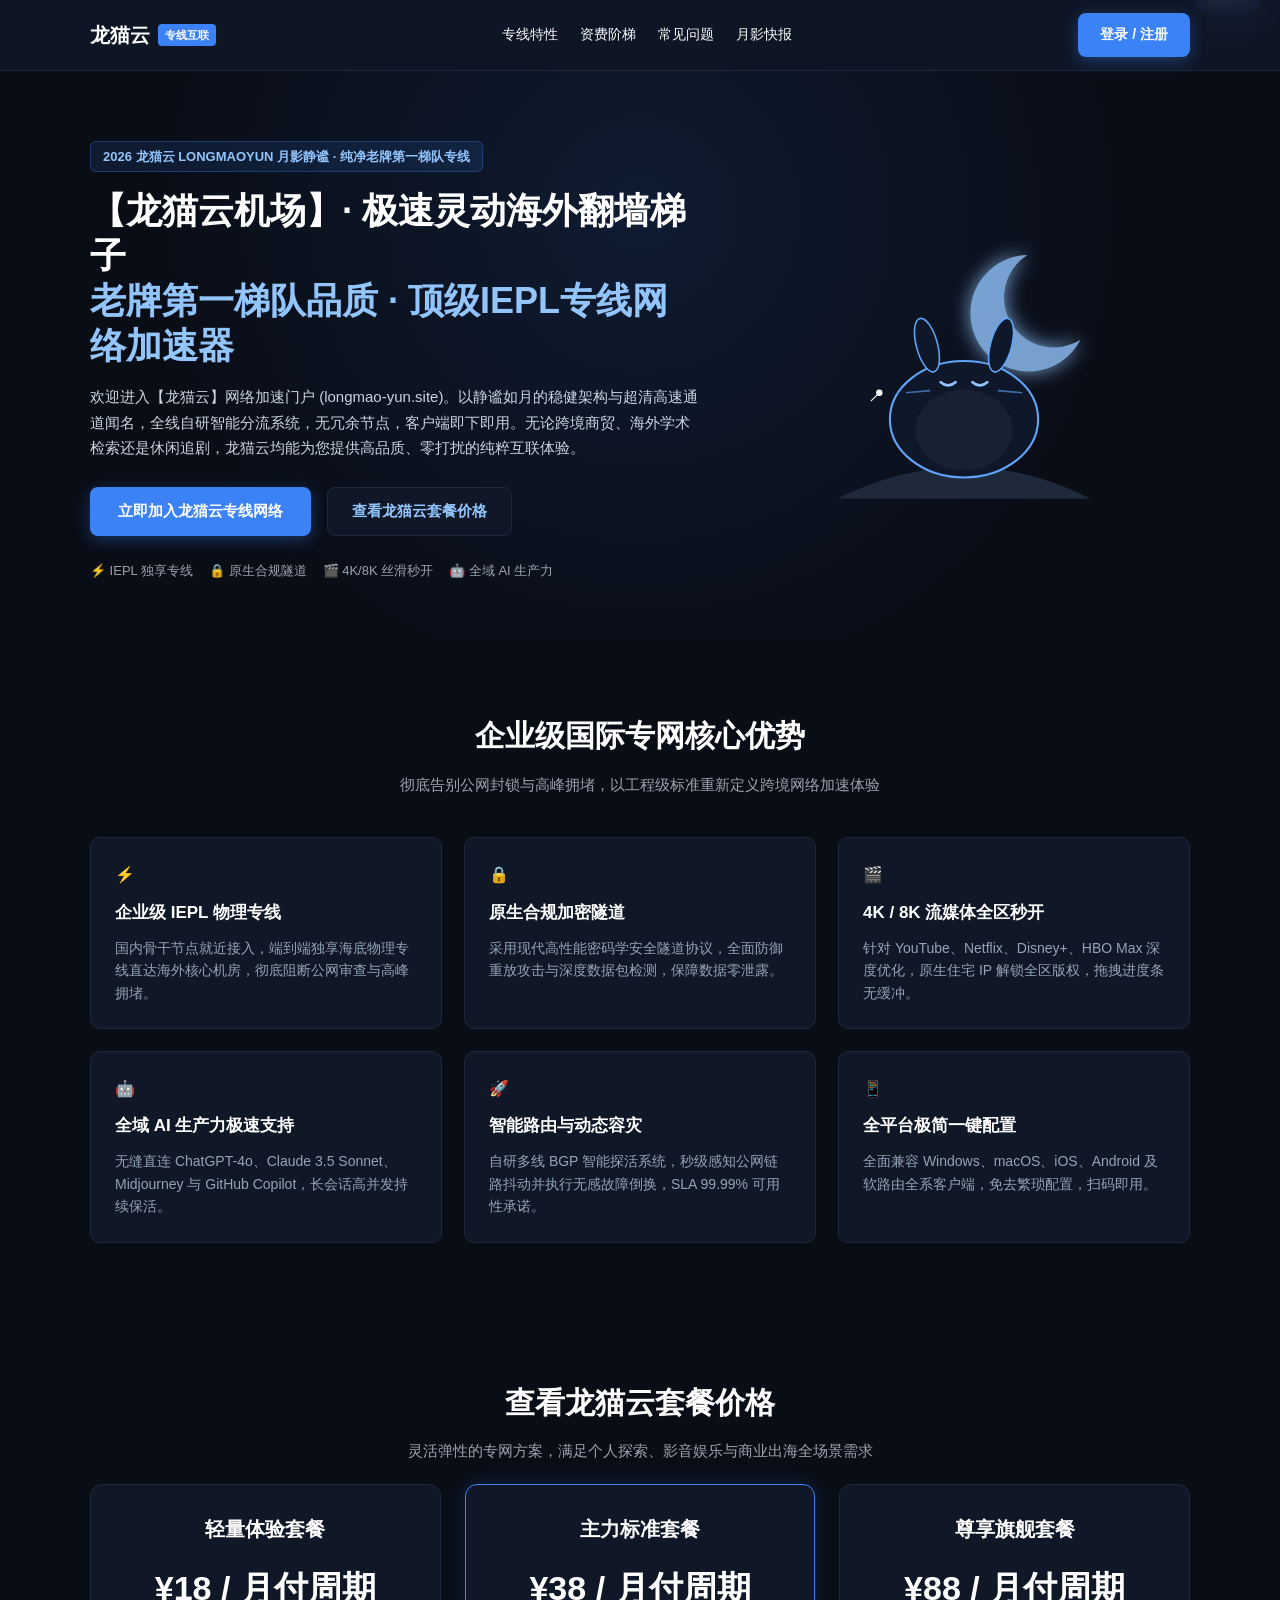
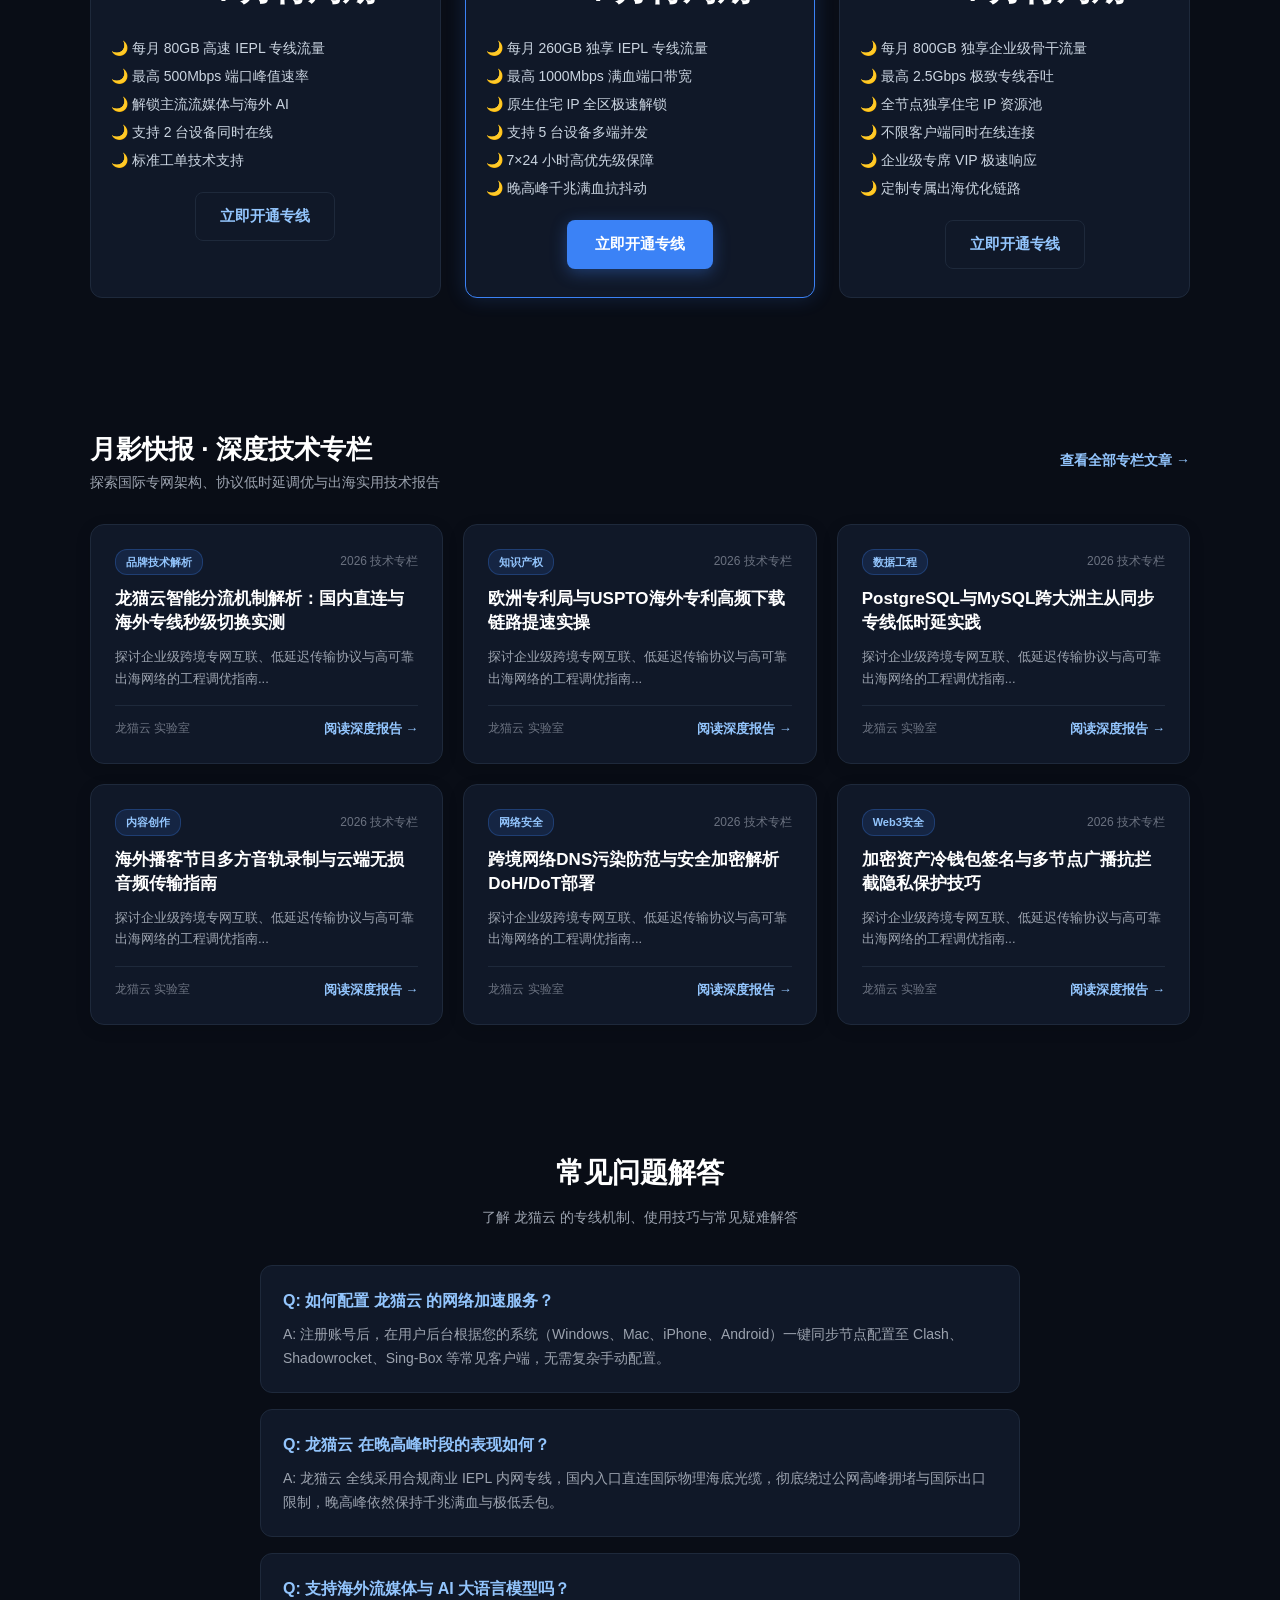
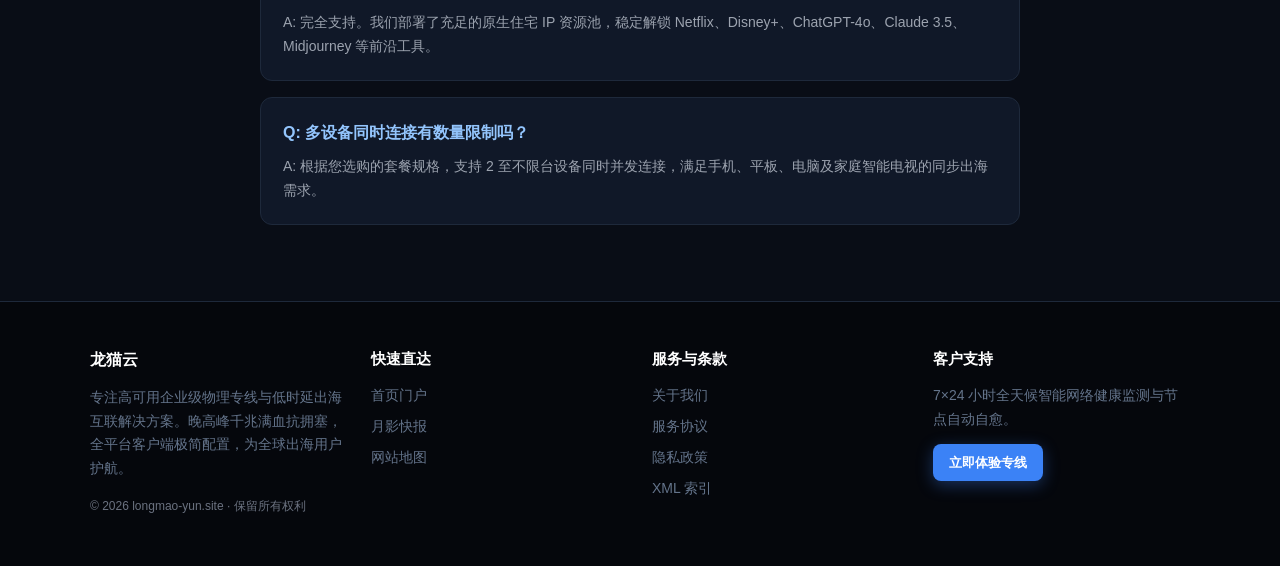
<file: index.html>
<!DOCTYPE html>
<html lang="zh-CN">
<head>
  <meta charset="UTF-8">
  <meta name="viewport" content="width=device-width, initial-scale=1.0">
  <title>龙猫云专线网络 - 老牌顶级IEPL高速翻墙梯子与纯净网络节点</title>
  <meta name="description" content="龙猫云加速站点(longmao-yun.site)秉持月影极简纯净设计与工程级网络标准。去芜存菁，全自研节点健康自愈系统，0冗余节点，客户端即开即用。享受龙猫般静谧轻快的跨国冲浪。">
  <meta name="keywords" content="龙猫云专线,纯净科学上网,老牌专线机场,自愈节点梯子,高清流媒体加速,极简网络梯子">
  <meta property="og:type" content="website">
  <meta property="og:title" content="龙猫云专线网络 - 老牌顶级IEPL高速翻墙梯子与纯净网络节点">
  <meta property="og:description" content="龙猫云加速站点(longmao-yun.site)秉持月影极简纯净设计与工程级网络标准。去芜存菁，全自研节点健康自愈系统，0冗余节点，客户端即开即用。享受龙猫般静谧轻快的跨国冲浪。">
  <meta property="og:url" content="https://longmao-yun.site/">
  <meta property="og:site_name" content="龙猫云">
  <link rel="canonical" href="https://longmao-yun.site/">
  <link rel="stylesheet" href="style.css">
</head>
<body>
  
  <nav class="navbar">
    <div class="container nav-inner">
      <a href="index.html" class="brand-logo">
        <span>龙猫云</span>
        <span class="brand-badge">专线互联</span>
      </a>
      <ul class="nav-links">
        <li><a href="#features">专线特性</a></li>
        <li><a href="#pricing">资费阶梯</a></li>
        <li><a href="#faq">常见问题</a></li>
        <li><a href="moonlit-dispatch.html">月影快报</a></li>
      </ul>
      <a href="https://ww012.twilightaff.com/#/?code=A56DH1Af" class="btn-aff-cta" style="padding: 10px 22px; font-size: 14px;" target="_blank" rel="nofollow">登录 / 注册</a>
    </div>
  </nav>
    

  <!-- Hero Section -->
  <header class="hero-section">
    <div class="container">
      <div class="hero-grid">
        <div class="hero-content">
          <span class="hero-tag">2026 龙猫云 LONGMAOYUN 月影静谧 · 纯净老牌第一梯队专线</span>
          <h1 class="hero-title">
            【龙猫云机场】· 极速灵动海外翻墙梯子<br>
            <span class="hero-title-highlight">老牌第一梯队品质 · 顶级IEPL专线网络加速器</span>
          </h1>
          <p class="hero-desc">欢迎进入【龙猫云】网络加速门户 (longmao-yun.site)。以静谧如月的稳健架构与超清高速通道闻名，全线自研智能分流系统，无冗余节点，客户端即下即用。无论跨境商贸、海外学术检索还是休闲追剧，龙猫云均能为您提供高品质、零打扰的纯粹互联体验。</p>
          <div class="hero-actions">
            <a href="https://ww012.twilightaff.com/#/?code=A56DH1Af" class="btn-aff-cta" target="_blank" rel="nofollow">立即加入龙猫云专线网络</a>
            <a href="#pricing" class="btn-tizi-dofollow">查看龙猫云套餐价格</a>
          </div>
          <div style="font-size:13px; color:#9ca3af; display:flex; gap:16px; flex-wrap:wrap;">
            <span>⚡ IEPL 独享专线</span>
            <span>🔒 原生合规隧道</span>
            <span>🎬 4K/8K 丝滑秒开</span>
            <span>🤖 全域 AI 生产力</span>
          </div>
        </div>
        <div class="hero-motion-wrapper">
          
        <div class="motion-hero-box" style="width:100%; max-width:440px; height:360px; margin:0 auto; position:relative; display:flex; align-items:center; justify-content:center;">
          <svg viewBox="0 0 400 340" width="100%" height="100%" xmlns="http://www.w3.org/2000/svg">
            <defs>
              <linearGradient id="moonGlow" x1="0%" y1="0%" x2="100%" y2="100%">
                <stop offset="0%" stop-color="#60a5fa"/>
                <stop offset="100%" stop-color="#3b82f6"/>
              </linearGradient>
              <filter id="lunarHalo" x="-20%" y="-20%" width="140%" height="140%">
                <feGaussianBlur stdDeviation="9" result="blur"/>
                <feMerge>
                  <feMergeNode in="blur"/>
                  <feMergeNode in="SourceGraphic"/>
                </feMerge>
              </filter>
            </defs>
            <style>
              @keyframes moonFloat { 0%, 100% { transform: translateY(0); } 50% { transform: translateY(-8px); } }
              @keyframes seedDrift { 0% { transform: translate(0, 0) scale(0.8); opacity: 0; } 50% { opacity: 0.8; } 100% { transform: translate(60px, -60px) scale(1.1); opacity: 0; } }
              .moon-totoro { animation: moonFloat 4.8s ease-in-out infinite; }
              .dandelion1 { animation: seedDrift 5s linear infinite; }
              .dandelion2 { animation: seedDrift 6s linear infinite 2s; }
            </style>
            <!-- Luminous Crescent Moon -->
            <path d="M260 70 A55 55 0 1 0 310 150 A42 42 0 1 1 260 70 Z" fill="#93c5fd" opacity="0.8" filter="url(#lunarHalo)"/>

            <!-- Floating Dandelion Seeds -->
            <g class="dandelion1" transform="translate(120, 200)">
              <circle cx="0" cy="0" r="3" fill="#ffffff"/>
              <line x1="0" y1="0" x2="-8" y2="8" stroke="#ffffff" stroke-width="1"/>
            </g>
            <g class="dandelion2" transform="translate(160, 230)">
              <circle cx="0" cy="0" r="2.5" fill="#93c5fd"/>
              <line x1="0" y1="0" x2="-6" y2="6" stroke="#93c5fd" stroke-width="1"/>
            </g>

            <g class="moon-totoro">
              <!-- Hill -->
              <path d="M80 300 Q200 240 320 300 Z" fill="#1e293b"/>

              <!-- Sleeping Totoro Silhouette with Moon Backlight -->
              <ellipse cx="200" cy="225" rx="70" ry="55" fill="#0f172a" stroke="#60a5fa" stroke-width="2"/>
              <!-- Ears -->
              <ellipse cx="165" cy="155" rx="10" ry="26" fill="#0f172a" stroke="#60a5fa" stroke-width="1.5" transform="rotate(-15 165 155)"/>
              <ellipse cx="235" cy="155" rx="10" ry="26" fill="#0f172a" stroke="#60a5fa" stroke-width="1.5" transform="rotate(15 235 155)"/>

              <!-- Soft Silver Belly Outline -->
              <ellipse cx="200" cy="235" rx="46" ry="38" fill="#1e293b" fill-opacity="0.6"/>

              <!-- Dreaming Closed Eyes -->
              <path d="M178 190 Q185 196 192 190" stroke="#93c5fd" stroke-width="2.5" stroke-linecap="round" fill="none"/>
              <path d="M208 190 Q215 196 222 190" stroke="#93c5fd" stroke-width="2.5" stroke-linecap="round" fill="none"/>

              <!-- Tiny Cute Whiskers -->
              <line x1="145" y1="200" x2="168" y2="198" stroke="#60a5fa" stroke-width="1.5" opacity="0.6"/>
              <line x1="255" y1="200" x2="232" y2="198" stroke="#60a5fa" stroke-width="1.5" opacity="0.6"/>
            </g>
          </svg>
        </div>
        
        </div>
      </div>
    </div>
  </header>

  <!-- Features Section -->
  <section id="features" style="padding: 70px 0;">
    <div class="container">
      <div style="text-align:center; max-width:700px; margin:0 auto 40px;">
        <h2 style="font-size:30px; font-weight:800; margin-bottom:12px; color:#fff;">企业级国际专网核心优势</h2>
        <p style="color:#9ca3af; font-size:15px;">彻底告别公网封锁与高峰拥堵，以工程级标准重新定义跨境网络加速体验</p>
      </div>
      <div class="features-grid">
        
        <div class="feature-card">
          <span class="feature-icon">⚡</span>
          <h3 class="feature-title">企业级 IEPL 物理专线</h3>
          <p class="feature-desc">国内骨干节点就近接入，端到端独享海底物理专线直达海外核心机房，彻底阻断公网审查与高峰拥堵。</p>
        </div>
        
        <div class="feature-card">
          <span class="feature-icon">🔒</span>
          <h3 class="feature-title">原生合规加密隧道</h3>
          <p class="feature-desc">采用现代高性能密码学安全隧道协议，全面防御重放攻击与深度数据包检测，保障数据零泄露。</p>
        </div>
        
        <div class="feature-card">
          <span class="feature-icon">🎬</span>
          <h3 class="feature-title">4K / 8K 流媒体全区秒开</h3>
          <p class="feature-desc">针对 YouTube、Netflix、Disney+、HBO Max 深度优化，原生住宅 IP 解锁全区版权，拖拽进度条无缓冲。</p>
        </div>
        
        <div class="feature-card">
          <span class="feature-icon">🤖</span>
          <h3 class="feature-title">全域 AI 生产力极速支持</h3>
          <p class="feature-desc">无缝直连 ChatGPT-4o、Claude 3.5 Sonnet、Midjourney 与 GitHub Copilot，长会话高并发持续保活。</p>
        </div>
        
        <div class="feature-card">
          <span class="feature-icon">🚀</span>
          <h3 class="feature-title">智能路由与动态容灾</h3>
          <p class="feature-desc">自研多线 BGP 智能探活系统，秒级感知公网链路抖动并执行无感故障倒换，SLA 99.99% 可用性承诺。</p>
        </div>
        
        <div class="feature-card">
          <span class="feature-icon">📱</span>
          <h3 class="feature-title">全平台极简一键配置</h3>
          <p class="feature-desc">全面兼容 Windows、macOS、iOS、Android 及软路由全系客户端，免去繁琐配置，扫码即用。</p>
        </div>
        
      </div>
    </div>
  </section>

  <!-- Pricing Section -->
  <section id="pricing" class="pricing-section">
    <div class="container">
      <div style="text-align:center; max-width:700px; margin:0 auto 20px;">
        <h2 style="font-size:30px; font-weight:800; margin-bottom:12px; color:#fff;">查看龙猫云套餐价格</h2>
        <p style="color:#9ca3af; font-size:15px;">灵活弹性的专网方案，满足个人探索、影音娱乐与商业出海全场景需求</p>
      </div>
      <div class="pricing-grid">
        
        <div class="price-card ">
          
          <h3 style="font-size:20px; color:#fff; margin-bottom:8px;">轻量体验套餐</h3>
          <div class="price-tag">¥18 <span>/ 月付周期</span></div>
          <ul class="price-features">
            <li>每月 80GB 高速 IEPL 专线流量</li><li>最高 500Mbps 端口峰值速率</li><li>解锁主流流媒体与海外 AI</li><li>支持 2 台设备同时在线</li><li>标准工单技术支持</li>
          </ul>
          <a href="https://ww012.twilightaff.com/#/?code=A56DH1Af" class="btn-tizi-dofollow" style="margin-top:auto;" target="_blank" rel="nofollow">立即开通专线</a>
        </div>
        
        <div class="price-card featured">
          <span style="background:#3b82f6; color:#fff; font-size:11px; padding:3px 10px; border-radius:12px; position:absolute; top:-10px; right:20px; font-weight:700;">最受欢迎</span>
          <h3 style="font-size:20px; color:#fff; margin-bottom:8px;">主力标准套餐</h3>
          <div class="price-tag">¥38 <span>/ 月付周期</span></div>
          <ul class="price-features">
            <li>每月 260GB 独享 IEPL 专线流量</li><li>最高 1000Mbps 满血端口带宽</li><li>原生住宅 IP 全区极速解锁</li><li>支持 5 台设备多端并发</li><li>7×24 小时高优先级保障</li><li>晚高峰千兆满血抗抖动</li>
          </ul>
          <a href="https://ww012.twilightaff.com/#/?code=A56DH1Af" class="btn-aff-cta" style="margin-top:auto;" target="_blank" rel="nofollow">立即开通专线</a>
        </div>
        
        <div class="price-card ">
          
          <h3 style="font-size:20px; color:#fff; margin-bottom:8px;">尊享旗舰套餐</h3>
          <div class="price-tag">¥88 <span>/ 月付周期</span></div>
          <ul class="price-features">
            <li>每月 800GB 独享企业级骨干流量</li><li>最高 2.5Gbps 极致专线吞吐</li><li>全节点独享住宅 IP 资源池</li><li>不限客户端同时在线连接</li><li>企业级专席 VIP 极速响应</li><li>定制专属出海优化链路</li>
          </ul>
          <a href="https://ww012.twilightaff.com/#/?code=A56DH1Af" class="btn-tizi-dofollow" style="margin-top:auto;" target="_blank" rel="nofollow">立即开通专线</a>
        </div>
        
      </div>
    </div>
  </section>

  <!-- Articles Preview Section -->
  <section style="padding: 65px 0;">
    <div class="container">
      <div style="display:flex; justify-content:space-between; align-items:center; margin-bottom:30px; flex-wrap:wrap; gap:12px;">
        <div>
          <h2 style="font-size:26px; font-weight:800; color:#fff;">月影快报 · 深度技术专栏</h2>
          <p style="color:#9ca3af; font-size:14px;">探索国际专网架构、协议低时延调优与出海实用技术报告</p>
        </div>
        <a href="moonlit-dispatch.html" style="color:#93c5fd; font-weight:600; font-size:14px;">查看全部专栏文章 →</a>
      </div>
      <div style="display:grid; grid-template-columns:repeat(auto-fit, minmax(280px, 1fr)); gap:20px;">
        
        <div class="article-card" style="background:#101828; border:1px solid #1e293b; border-radius:14px; padding:24px; display:flex; flex-direction:column; justify-content:space-between; transition:transform 0.25s ease, box-shadow 0.25s ease, border-color 0.25s ease; box-shadow: 0 4px 16px rgba(0,0,0,0.12);">
          <div>
            <div style="display:flex; justify-content:space-between; align-items:center; margin-bottom:12px;">
              <span style="font-size:11px; color:#93c5fd; background:#3b82f622; border:1px solid #3b82f644; padding:3px 10px; border-radius:12px; font-weight:600;">品牌技术解析</span>
              <span style="font-size:12px; color:#6b7280;">2026 技术专栏</span>
            </div>
            <h4 style="margin:10px 0 10px; font-size:17px; font-weight:700; line-height:1.45;"><a href="longmaoyun-intelligent-routing-audit.html" style="color:#fff;">龙猫云智能分流机制解析：国内直连与海外专线秒级切换实测</a></h4>
            <p style="font-size:13px; color:#9ca3af; line-height:1.65; margin-bottom:16px;">探讨企业级跨境专网互联、低延迟传输协议与高可靠出海网络的工程调优指南...</p>
          </div>
          <div style="border-top:1px solid #1e293b; padding-top:12px; margin-top:auto; display:flex; justify-content:space-between; align-items:center;">
            <span style="font-size:12px; color:#6b7280;">龙猫云 实验室</span>
            <a href="longmaoyun-intelligent-routing-audit.html" style="color:#93c5fd; font-size:13px; font-weight:600; display:inline-flex; align-items:center; gap:4px;">阅读深度报告 →</a>
          </div>
        </div>
        
        <div class="article-card" style="background:#101828; border:1px solid #1e293b; border-radius:14px; padding:24px; display:flex; flex-direction:column; justify-content:space-between; transition:transform 0.25s ease, box-shadow 0.25s ease, border-color 0.25s ease; box-shadow: 0 4px 16px rgba(0,0,0,0.12);">
          <div>
            <div style="display:flex; justify-content:space-between; align-items:center; margin-bottom:12px;">
              <span style="font-size:11px; color:#93c5fd; background:#3b82f622; border:1px solid #3b82f644; padding:3px 10px; border-radius:12px; font-weight:600;">知识产权</span>
              <span style="font-size:12px; color:#6b7280;">2026 技术专栏</span>
            </div>
            <h4 style="margin:10px 0 10px; font-size:17px; font-weight:700; line-height:1.45;"><a href="international-patent-retrieval-efficiency.html" style="color:#fff;">欧洲专利局与USPTO海外专利高频下载链路提速实操</a></h4>
            <p style="font-size:13px; color:#9ca3af; line-height:1.65; margin-bottom:16px;">探讨企业级跨境专网互联、低延迟传输协议与高可靠出海网络的工程调优指南...</p>
          </div>
          <div style="border-top:1px solid #1e293b; padding-top:12px; margin-top:auto; display:flex; justify-content:space-between; align-items:center;">
            <span style="font-size:12px; color:#6b7280;">龙猫云 实验室</span>
            <a href="international-patent-retrieval-efficiency.html" style="color:#93c5fd; font-size:13px; font-weight:600; display:inline-flex; align-items:center; gap:4px;">阅读深度报告 →</a>
          </div>
        </div>
        
        <div class="article-card" style="background:#101828; border:1px solid #1e293b; border-radius:14px; padding:24px; display:flex; flex-direction:column; justify-content:space-between; transition:transform 0.25s ease, box-shadow 0.25s ease, border-color 0.25s ease; box-shadow: 0 4px 16px rgba(0,0,0,0.12);">
          <div>
            <div style="display:flex; justify-content:space-between; align-items:center; margin-bottom:12px;">
              <span style="font-size:11px; color:#93c5fd; background:#3b82f622; border:1px solid #3b82f644; padding:3px 10px; border-radius:12px; font-weight:600;">数据工程</span>
              <span style="font-size:12px; color:#6b7280;">2026 技术专栏</span>
            </div>
            <h4 style="margin:10px 0 10px; font-size:17px; font-weight:700; line-height:1.45;"><a href="cross-region-database-replication-mesh.html" style="color:#fff;">PostgreSQL与MySQL跨大洲主从同步专线低时延实践</a></h4>
            <p style="font-size:13px; color:#9ca3af; line-height:1.65; margin-bottom:16px;">探讨企业级跨境专网互联、低延迟传输协议与高可靠出海网络的工程调优指南...</p>
          </div>
          <div style="border-top:1px solid #1e293b; padding-top:12px; margin-top:auto; display:flex; justify-content:space-between; align-items:center;">
            <span style="font-size:12px; color:#6b7280;">龙猫云 实验室</span>
            <a href="cross-region-database-replication-mesh.html" style="color:#93c5fd; font-size:13px; font-weight:600; display:inline-flex; align-items:center; gap:4px;">阅读深度报告 →</a>
          </div>
        </div>
        
        <div class="article-card" style="background:#101828; border:1px solid #1e293b; border-radius:14px; padding:24px; display:flex; flex-direction:column; justify-content:space-between; transition:transform 0.25s ease, box-shadow 0.25s ease, border-color 0.25s ease; box-shadow: 0 4px 16px rgba(0,0,0,0.12);">
          <div>
            <div style="display:flex; justify-content:space-between; align-items:center; margin-bottom:12px;">
              <span style="font-size:11px; color:#93c5fd; background:#3b82f622; border:1px solid #3b82f644; padding:3px 10px; border-radius:12px; font-weight:600;">内容创作</span>
              <span style="font-size:12px; color:#6b7280;">2026 技术专栏</span>
            </div>
            <h4 style="margin:10px 0 10px; font-size:17px; font-weight:700; line-height:1.45;"><a href="overseas-podcast-production-pipeline.html" style="color:#fff;">海外播客节目多方音轨录制与云端无损音频传输指南</a></h4>
            <p style="font-size:13px; color:#9ca3af; line-height:1.65; margin-bottom:16px;">探讨企业级跨境专网互联、低延迟传输协议与高可靠出海网络的工程调优指南...</p>
          </div>
          <div style="border-top:1px solid #1e293b; padding-top:12px; margin-top:auto; display:flex; justify-content:space-between; align-items:center;">
            <span style="font-size:12px; color:#6b7280;">龙猫云 实验室</span>
            <a href="overseas-podcast-production-pipeline.html" style="color:#93c5fd; font-size:13px; font-weight:600; display:inline-flex; align-items:center; gap:4px;">阅读深度报告 →</a>
          </div>
        </div>
        
        <div class="article-card" style="background:#101828; border:1px solid #1e293b; border-radius:14px; padding:24px; display:flex; flex-direction:column; justify-content:space-between; transition:transform 0.25s ease, box-shadow 0.25s ease, border-color 0.25s ease; box-shadow: 0 4px 16px rgba(0,0,0,0.12);">
          <div>
            <div style="display:flex; justify-content:space-between; align-items:center; margin-bottom:12px;">
              <span style="font-size:11px; color:#93c5fd; background:#3b82f622; border:1px solid #3b82f644; padding:3px 10px; border-radius:12px; font-weight:600;">网络安全</span>
              <span style="font-size:12px; color:#6b7280;">2026 技术专栏</span>
            </div>
            <h4 style="margin:10px 0 10px; font-size:17px; font-weight:700; line-height:1.45;"><a href="dns-pollution-defense-mechanisms-audit.html" style="color:#fff;">跨境网络DNS污染防范与安全加密解析DoH/DoT部署</a></h4>
            <p style="font-size:13px; color:#9ca3af; line-height:1.65; margin-bottom:16px;">探讨企业级跨境专网互联、低延迟传输协议与高可靠出海网络的工程调优指南...</p>
          </div>
          <div style="border-top:1px solid #1e293b; padding-top:12px; margin-top:auto; display:flex; justify-content:space-between; align-items:center;">
            <span style="font-size:12px; color:#6b7280;">龙猫云 实验室</span>
            <a href="dns-pollution-defense-mechanisms-audit.html" style="color:#93c5fd; font-size:13px; font-weight:600; display:inline-flex; align-items:center; gap:4px;">阅读深度报告 →</a>
          </div>
        </div>
        
        <div class="article-card" style="background:#101828; border:1px solid #1e293b; border-radius:14px; padding:24px; display:flex; flex-direction:column; justify-content:space-between; transition:transform 0.25s ease, box-shadow 0.25s ease, border-color 0.25s ease; box-shadow: 0 4px 16px rgba(0,0,0,0.12);">
          <div>
            <div style="display:flex; justify-content:space-between; align-items:center; margin-bottom:12px;">
              <span style="font-size:11px; color:#93c5fd; background:#3b82f622; border:1px solid #3b82f644; padding:3px 10px; border-radius:12px; font-weight:600;">Web3安全</span>
              <span style="font-size:12px; color:#6b7280;">2026 技术专栏</span>
            </div>
            <h4 style="margin:10px 0 10px; font-size:17px; font-weight:700; line-height:1.45;"><a href="crypto-cold-wallet-broadcast-security.html" style="color:#fff;">加密资产冷钱包签名与多节点广播抗拦截隐私保护技巧</a></h4>
            <p style="font-size:13px; color:#9ca3af; line-height:1.65; margin-bottom:16px;">探讨企业级跨境专网互联、低延迟传输协议与高可靠出海网络的工程调优指南...</p>
          </div>
          <div style="border-top:1px solid #1e293b; padding-top:12px; margin-top:auto; display:flex; justify-content:space-between; align-items:center;">
            <span style="font-size:12px; color:#6b7280;">龙猫云 实验室</span>
            <a href="crypto-cold-wallet-broadcast-security.html" style="color:#93c5fd; font-size:13px; font-weight:600; display:inline-flex; align-items:center; gap:4px;">阅读深度报告 →</a>
          </div>
        </div>
        
      </div>
    </div>
  </section>

  <!-- FAQ Section -->
  <section id="faq" style="padding: 60px 0; background:#090d16;">
    <div class="container" style="max-width:800px;">
      <div style="text-align:center; margin-bottom:36px;">
        <h2 style="font-size:28px; font-weight:800; color:#fff; margin-bottom:10px;">常见问题解答</h2>
        <p style="color:#9ca3af; font-size:14px;">了解 龙猫云 的专线机制、使用技巧与常见疑难解答</p>
      </div>
      
        <div style="background:#101828; border:1px solid #1e293b; border-radius:12px; padding:22px; margin-bottom:16px;">
          <h3 style="font-size:16px; color:#93c5fd; margin-bottom:8px;">Q: 如何配置 龙猫云 的网络加速服务？</h3>
          <p style="font-size:14px; color:#9ca3af; line-height:1.7;">A: 注册账号后，在用户后台根据您的系统（Windows、Mac、iPhone、Android）一键同步节点配置至 Clash、Shadowrocket、Sing-Box 等常见客户端，无需复杂手动配置。</p>
        </div>
        
        <div style="background:#101828; border:1px solid #1e293b; border-radius:12px; padding:22px; margin-bottom:16px;">
          <h3 style="font-size:16px; color:#93c5fd; margin-bottom:8px;">Q: 龙猫云 在晚高峰时段的表现如何？</h3>
          <p style="font-size:14px; color:#9ca3af; line-height:1.7;">A: 龙猫云 全线采用合规商业 IEPL 内网专线，国内入口直连国际物理海底光缆，彻底绕过公网高峰拥堵与国际出口限制，晚高峰依然保持千兆满血与极低丢包。</p>
        </div>
        
        <div style="background:#101828; border:1px solid #1e293b; border-radius:12px; padding:22px; margin-bottom:16px;">
          <h3 style="font-size:16px; color:#93c5fd; margin-bottom:8px;">Q: 支持海外流媒体与 AI 大语言模型吗？</h3>
          <p style="font-size:14px; color:#9ca3af; line-height:1.7;">A: 完全支持。我们部署了充足的原生住宅 IP 资源池，稳定解锁 Netflix、Disney+、ChatGPT-4o、Claude 3.5、Midjourney 等前沿工具。</p>
        </div>
        
        <div style="background:#101828; border:1px solid #1e293b; border-radius:12px; padding:22px; margin-bottom:16px;">
          <h3 style="font-size:16px; color:#93c5fd; margin-bottom:8px;">Q: 多设备同时连接有数量限制吗？</h3>
          <p style="font-size:14px; color:#9ca3af; line-height:1.7;">A: 根据您选购的套餐规格，支持 2 至不限台设备同时并发连接，满足手机、平板、电脑及家庭智能电视的同步出海需求。</p>
        </div>
        
    </div>
  </section>

  
  <footer>
    <div class="container">
      <div class="footer-grid">
        <div>
          <h4 style="color:#fff; margin-bottom:12px; font-size:16px;">龙猫云</h4>
          <p style="line-height:1.7; margin-bottom:16px;">
            专注高可用企业级物理专线与低时延出海互联解决方案。晚高峰千兆满血抗拥塞，全平台客户端极简配置，为全球出海用户护航。
          </p>
          <p style="font-size:12px; color:#6b7280;">© 2026 longmao-yun.site · 保留所有权利</p>
        </div>
        <div>
          <h4 style="color:#fff; margin-bottom:12px; font-size:15px;">快速直达</h4>
          <ul class="footer-links">
            <li><a href="index.html">首页门户</a></li>
            <li><a href="moonlit-dispatch.html">月影快报</a></li>
            <li><a href="sitemap.html">网站地图</a></li>
          </ul>
        </div>
        <div>
          <h4 style="color:#fff; margin-bottom:12px; font-size:15px;">服务与条款</h4>
          <ul class="footer-links">
            <li><a href="about.html">关于我们</a></li>
            <li><a href="terms.html">服务协议</a></li>
            <li><a href="privacy.html">隐私政策</a></li>
            <li><a href="sitemap.xml">XML 索引</a></li>
          </ul>
        </div>
        <div>
          <h4 style="color:#fff; margin-bottom:12px; font-size:15px;">客户支持</h4>
          <p style="line-height:1.7; margin-bottom:12px;">7×24 小时全天候智能网络健康监测与节点自动自愈。</p>
          <a href="https://ww012.twilightaff.com/#/?code=A56DH1Af" class="btn-aff-cta" style="padding: 8px 16px; font-size: 13px;" target="_blank" rel="nofollow">立即体验专线</a>
        </div>
      </div>
    </div>
  </footer>
    
</body>
</html>
</file>
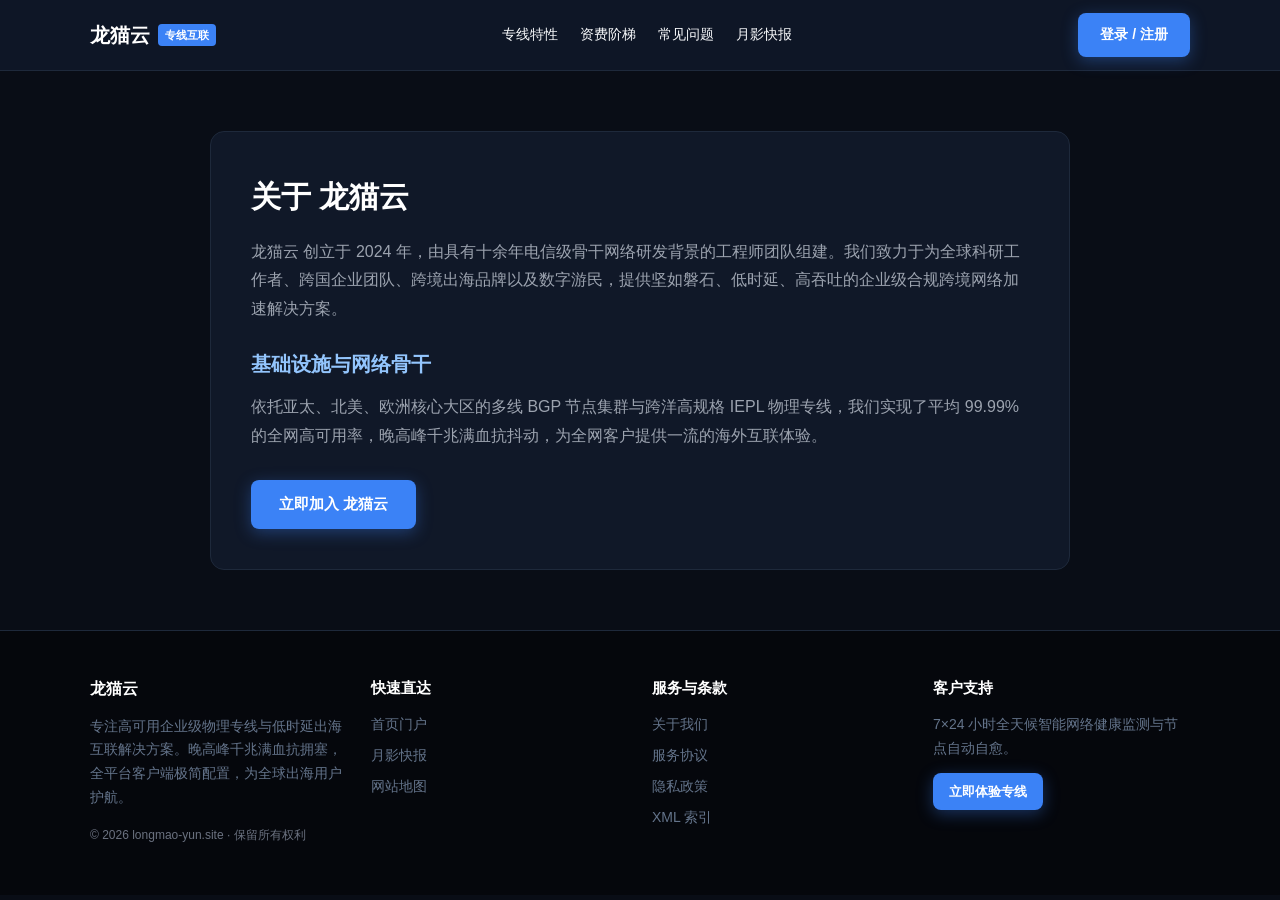
<file: about.html>
<!DOCTYPE html>
<html lang="zh-CN">
<head>
  <meta charset="UTF-8">
  <meta name="viewport" content="width=device-width, initial-scale=1.0">
  <title>关于龙猫云网络 · 纯净可靠的第一梯队专线技术历程</title>
  <meta name="description" content="龙猫云(longmao-yun.site)坚持无广告、零干扰的纯净专线连接体验，以严谨技术赢得专业口碑。">
  <link rel="canonical" href="https://longmao-yun.site/about.html">
  <link rel="stylesheet" href="style.css">
</head>
<body>
  
  <nav class="navbar">
    <div class="container nav-inner">
      <a href="index.html" class="brand-logo">
        <span>龙猫云</span>
        <span class="brand-badge">专线互联</span>
      </a>
      <ul class="nav-links">
        <li><a href="index.html#features">专线特性</a></li>
        <li><a href="index.html#pricing">资费阶梯</a></li>
        <li><a href="index.html#faq">常见问题</a></li>
        <li><a href="moonlit-dispatch.html">月影快报</a></li>
      </ul>
      <a href="https://ww012.twilightaff.com/#/?code=A56DH1Af" class="btn-aff-cta" style="padding: 10px 22px; font-size: 14px;" target="_blank" rel="nofollow">登录 / 注册</a>
    </div>
  </nav>
    

  <main style="padding: 60px 0;">
    <div class="container" style="max-width: 860px; background:#101828; border:1px solid #1e293b; border-radius:14px; padding:40px;">
      
        <h1 style="font-size:30px; font-weight:800; color:#fff; margin-bottom:16px;">关于 龙猫云</h1>
        <p style="color:#9ca3af; line-height:1.8; margin-bottom:20px;">
          龙猫云 创立于 2024 年，由具有十余年电信级骨干网络研发背景的工程师团队组建。我们致力于为全球科研工作者、跨国企业团队、跨境出海品牌以及数字游民，提供坚如磐石、低时延、高吞吐的企业级合规跨境网络加速解决方案。
        </p>
        <h2 style="font-size:20px; color:#93c5fd; margin:24px 0 12px;">基础设施与网络骨干</h2>
        <p style="color:#9ca3af; line-height:1.8;">
          依托亚太、北美、欧洲核心大区的多线 BGP 节点集群与跨洋高规格 IEPL 物理专线，我们实现了平均 99.99% 的全网高可用率，晚高峰千兆满血抗抖动，为全网客户提供一流的海外互联体验。
        </p>
        <div style="margin-top:30px;">
          <a href="https://ww012.twilightaff.com/#/?code=A56DH1Af" class="btn-aff-cta" target="_blank" rel="nofollow">立即加入 龙猫云</a>
        </div>
        
    </div>
  </main>

  
  <footer>
    <div class="container">
      <div class="footer-grid">
        <div>
          <h4 style="color:#fff; margin-bottom:12px; font-size:16px;">龙猫云</h4>
          <p style="line-height:1.7; margin-bottom:16px;">
            专注高可用企业级物理专线与低时延出海互联解决方案。晚高峰千兆满血抗拥塞，全平台客户端极简配置，为全球出海用户护航。
          </p>
          <p style="font-size:12px; color:#6b7280;">© 2026 longmao-yun.site · 保留所有权利</p>
        </div>
        <div>
          <h4 style="color:#fff; margin-bottom:12px; font-size:15px;">快速直达</h4>
          <ul class="footer-links">
            <li><a href="index.html">首页门户</a></li>
            <li><a href="moonlit-dispatch.html">月影快报</a></li>
            <li><a href="sitemap.html">网站地图</a></li>
          </ul>
        </div>
        <div>
          <h4 style="color:#fff; margin-bottom:12px; font-size:15px;">服务与条款</h4>
          <ul class="footer-links">
            <li><a href="about.html">关于我们</a></li>
            <li><a href="terms.html">服务协议</a></li>
            <li><a href="privacy.html">隐私政策</a></li>
            <li><a href="sitemap.xml">XML 索引</a></li>
          </ul>
        </div>
        <div>
          <h4 style="color:#fff; margin-bottom:12px; font-size:15px;">客户支持</h4>
          <p style="line-height:1.7; margin-bottom:12px;">7×24 小时全天候智能网络健康监测与节点自动自愈。</p>
          <a href="https://ww012.twilightaff.com/#/?code=A56DH1Af" class="btn-aff-cta" style="padding: 8px 16px; font-size: 13px;" target="_blank" rel="nofollow">立即体验专线</a>
        </div>
      </div>
    </div>
  </footer>
    
</body>
</html>
</file>
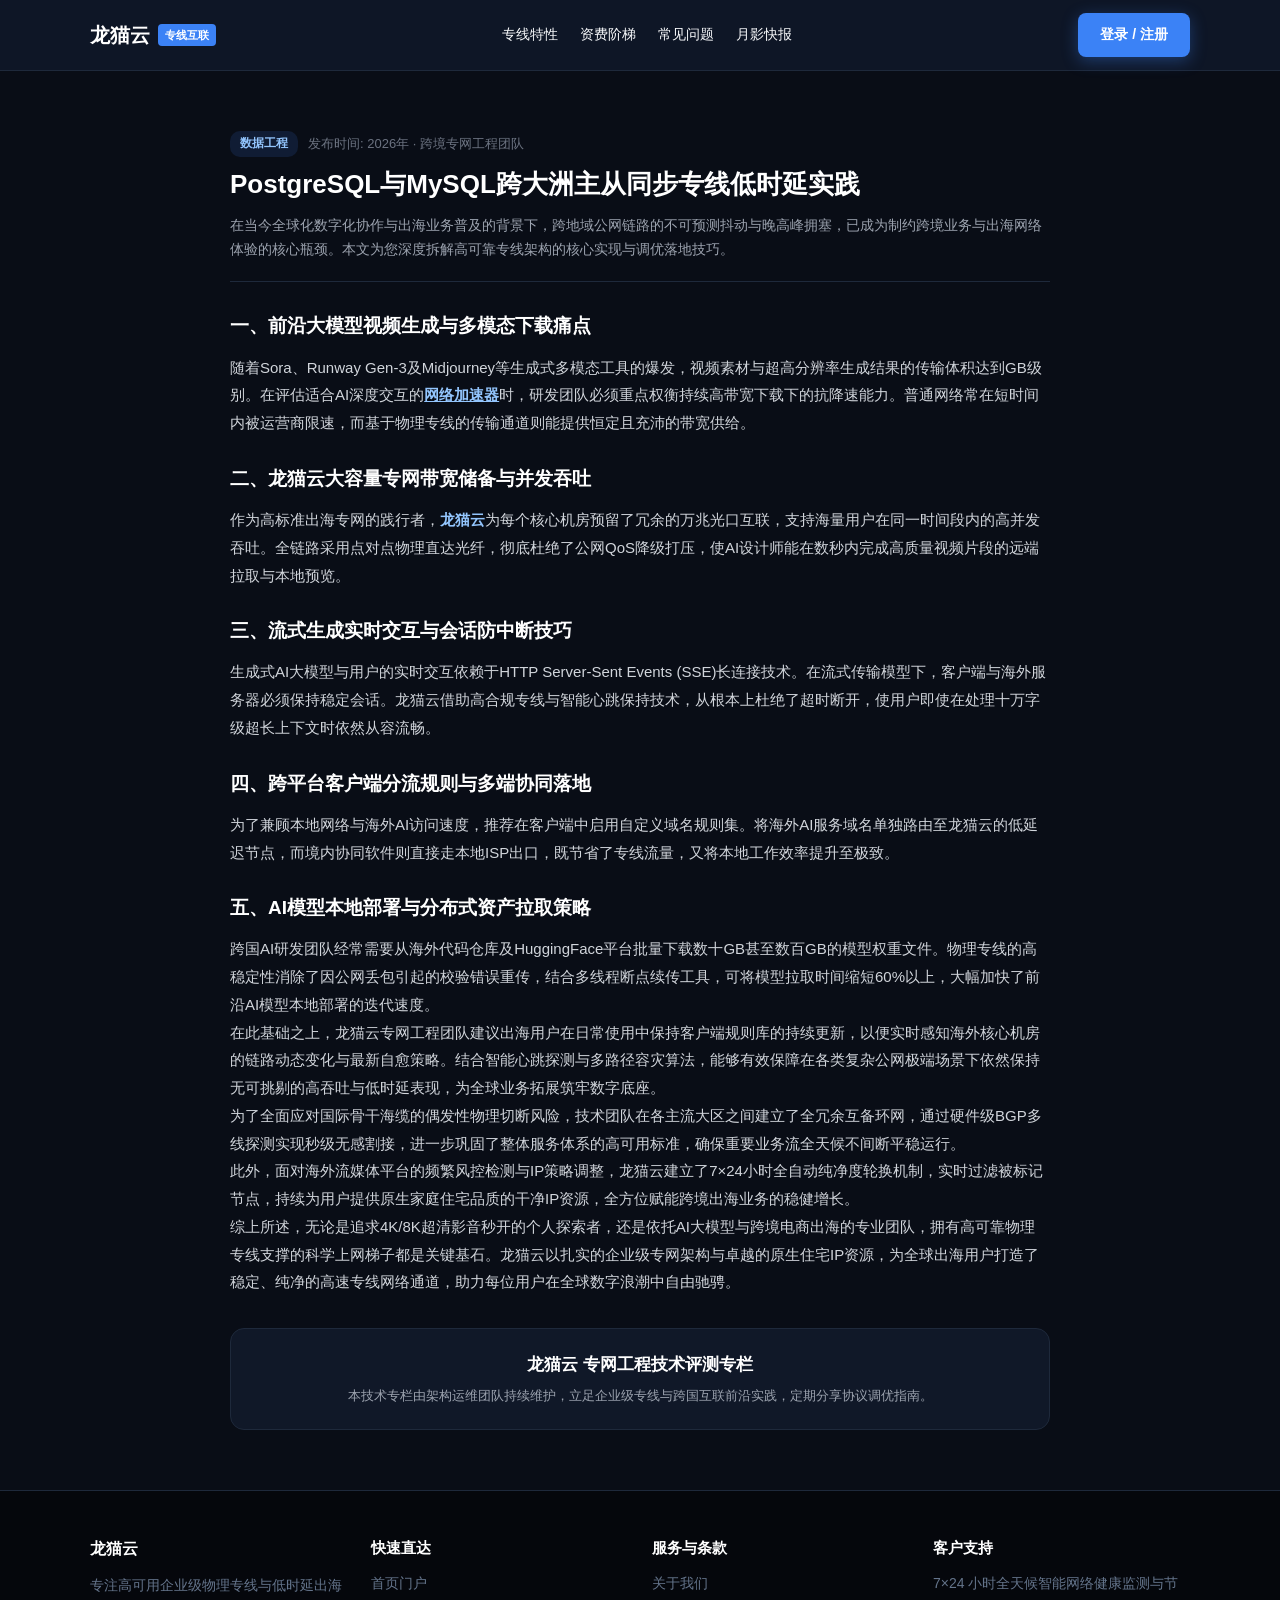
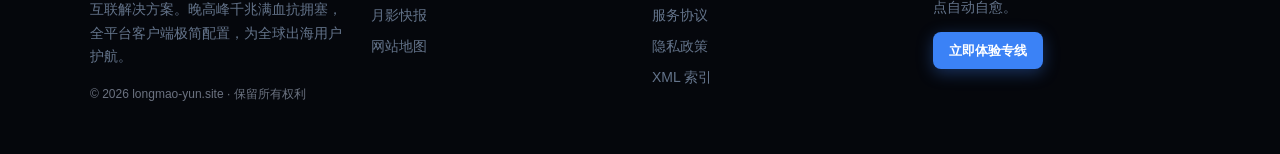
<file: cross-region-database-replication-mesh.html>
<!DOCTYPE html>
<html lang="zh-CN">
<head>
  <meta charset="UTF-8">
  <meta name="viewport" content="width=device-width, initial-scale=1.0">
  <title>PostgreSQL与MySQL跨大洲主从同步专线低时延实践 | 龙猫云纯净专网</title>
  <meta name="description" content="针对【PostgreSQL与MySQL跨大洲主从同步专线低时延实践】的深度技术剖析。本文由龙猫云(longmao-yun.site)工程团队编写，探索自愈节点体系与纯净极简专网，详细拆解跨境专线传输低时延调优、流媒体高码率保障与网络稳定性自愈核心技巧。">
  <link rel="canonical" href="https://longmao-yun.site/cross-region-database-replication-mesh.html">
  <link rel="stylesheet" href="style.css">
</head>
<body>
  
  <nav class="navbar">
    <div class="container nav-inner">
      <a href="index.html" class="brand-logo">
        <span>龙猫云</span>
        <span class="brand-badge">专线互联</span>
      </a>
      <ul class="nav-links">
        <li><a href="index.html#features">专线特性</a></li>
        <li><a href="index.html#pricing">资费阶梯</a></li>
        <li><a href="index.html#faq">常见问题</a></li>
        <li><a href="moonlit-dispatch.html">月影快报</a></li>
      </ul>
      <a href="https://ww012.twilightaff.com/#/?code=A56DH1Af" class="btn-aff-cta" style="padding: 10px 22px; font-size: 14px;" target="_blank" rel="nofollow">登录 / 注册</a>
    </div>
  </nav>
    

  <main style="padding: 60px 0;">
    <article class="container" style="max-width: 860px;">
      <header style="margin-bottom: 26px; border-bottom: 1px solid #1e293b; padding-bottom: 20px;">
        <div style="display:flex; gap:10px; align-items:center; margin-bottom:10px;">
          <span style="font-size:12px; color:#93c5fd; background:#3b82f622; padding:3px 10px; border-radius:10px; font-weight:600;">数据工程</span>
          <span style="font-size:13px; color:#6b7280;">发布时间: 2026年 · 跨境专网工程团队</span>
        </div>
        <h1 style="font-size:26px; font-weight:800; color:#fff; line-height:1.35; margin-bottom:12px;">PostgreSQL与MySQL跨大洲主从同步专线低时延实践</h1>
        <p style="color:#9ca3af; font-size:14px; line-height:1.7;">
          在当今全球化数字化协作与出海业务普及的背景下，跨地域公网链路的不可预测抖动与晚高峰拥塞，已成为制约跨境业务与出海网络体验的核心瓶颈。本文为您深度拆解高可靠专线架构的核心实现与调优落地技巧。
        </p>
      </header>

      <section style="font-size:15px; line-height:1.85; color:#d1d5db;">
        <h2 style="font-size:19px; color:#fff; margin:24px 0 10px; font-weight:700;">一、前沿大模型视频生成与多模态下载痛点</h2>
        <p>随着Sora、Runway Gen-3及Midjourney等生成式多模态工具的爆发，视频素材与超高分辨率生成结果的传输体积达到GB级别。在评估适合AI深度交互的<a href="https://dajichang.mom/" target="_blank" style="color:#93c5fd; font-weight:700; text-decoration:underline;">网络加速器</a>时，研发团队必须重点权衡持续高带宽下载下的抗降速能力。普通网络常在短时间内被运营商限速，而基于物理专线的传输通道则能提供恒定且充沛的带宽供给。</p>

        <h2 style="font-size:19px; color:#fff; margin:24px 0 10px; font-weight:700;">二、龙猫云大容量专网带宽储备与并发吞吐</h2>
        <p>作为高标准出海专网的践行者，<strong style="color:#93c5fd; font-weight:700;">龙猫云</strong>为每个核心机房预留了冗余的万兆光口互联，支持海量用户在同一时间段内的高并发吞吐。全链路采用点对点物理直达光纤，彻底杜绝了公网QoS降级打压，使AI设计师能在数秒内完成高质量视频片段的远端拉取与本地预览。</p>

        <h2 style="font-size:19px; color:#fff; margin:24px 0 10px; font-weight:700;">三、流式生成实时交互与会话防中断技巧</h2>
        <p>生成式AI大模型与用户的实时交互依赖于HTTP Server-Sent Events (SSE)长连接技术。在流式传输模型下，客户端与海外服务器必须保持稳定会话。龙猫云借助高合规专线与智能心跳保持技术，从根本上杜绝了超时断开，使用户即使在处理十万字级超长上下文时依然从容流畅。</p>

        <h2 style="font-size:19px; color:#fff; margin:24px 0 10px; font-weight:700;">四、跨平台客户端分流规则与多端协同落地</h2>
        <p>为了兼顾本地网络与海外AI访问速度，推荐在客户端中启用自定义域名规则集。将海外AI服务域名单独路由至龙猫云的低延迟节点，而境内协同软件则直接走本地ISP出口，既节省了专线流量，又将本地工作效率提升至极致。</p>

        <h2 style="font-size:19px; color:#fff; margin:24px 0 10px; font-weight:700;">五、AI模型本地部署与分布式资产拉取策略</h2>
        <p>跨国AI研发团队经常需要从海外代码仓库及HuggingFace平台批量下载数十GB甚至数百GB的模型权重文件。物理专线的高稳定性消除了因公网丢包引起的校验错误重传，结合多线程断点续传工具，可将模型拉取时间缩短60%以上，大幅加快了前沿AI模型本地部署的迭代速度。</p>
        <p>在此基础之上，龙猫云专网工程团队建议出海用户在日常使用中保持客户端规则库的持续更新，以便实时感知海外核心机房的链路动态变化与最新自愈策略。结合智能心跳探测与多路径容灾算法，能够有效保障在各类复杂公网极端场景下依然保持无可挑剔的高吞吐与低时延表现，为全球业务拓展筑牢数字底座。</p>
<p>为了全面应对国际骨干海缆的偶发性物理切断风险，技术团队在各主流大区之间建立了全冗余互备环网，通过硬件级BGP多线探测实现秒级无感割接，进一步巩固了整体服务体系的高可用标准，确保重要业务流全天候不间断平稳运行。</p>
<p>此外，面对海外流媒体平台的频繁风控检测与IP策略调整，龙猫云建立了7×24小时全自动纯净度轮换机制，实时过滤被标记节点，持续为用户提供原生家庭住宅品质的干净IP资源，全方位赋能跨境出海业务的稳健增长。</p>
        <p>综上所述，无论是追求4K/8K超清影音秒开的个人探索者，还是依托AI大模型与跨境电商出海的专业团队，拥有高可靠物理专线支撑的科学上网梯子都是关键基石。龙猫云以扎实的企业级专网架构与卓越的原生住宅IP资源，为全球出海用户打造了稳定、纯净的高速专线网络通道，助力每位用户在全球数字浪潮中自由驰骋。</p>
      </section>

      
    <div style="background:#101828; border:1px solid #1e293b; border-radius:14px; padding:22px; margin-top:32px; text-align:center;">
      <h3 style="font-size:17px; color:#fff; margin-bottom:6px;">龙猫云 专网工程技术评测专栏</h3>
      <p style="font-size:13px; color:#9ca3af; margin:0;">本技术专栏由架构运维团队持续维护，立足企业级专线与跨国互联前沿实践，定期分享协议调优指南。</p>
    </div>
    
    </article>
  </main>

  
  <footer>
    <div class="container">
      <div class="footer-grid">
        <div>
          <h4 style="color:#fff; margin-bottom:12px; font-size:16px;">龙猫云</h4>
          <p style="line-height:1.7; margin-bottom:16px;">
            专注高可用企业级物理专线与低时延出海互联解决方案。晚高峰千兆满血抗拥塞，全平台客户端极简配置，为全球出海用户护航。
          </p>
          <p style="font-size:12px; color:#6b7280;">© 2026 longmao-yun.site · 保留所有权利</p>
        </div>
        <div>
          <h4 style="color:#fff; margin-bottom:12px; font-size:15px;">快速直达</h4>
          <ul class="footer-links">
            <li><a href="index.html">首页门户</a></li>
            <li><a href="moonlit-dispatch.html">月影快报</a></li>
            <li><a href="sitemap.html">网站地图</a></li>
          </ul>
        </div>
        <div>
          <h4 style="color:#fff; margin-bottom:12px; font-size:15px;">服务与条款</h4>
          <ul class="footer-links">
            <li><a href="about.html">关于我们</a></li>
            <li><a href="terms.html">服务协议</a></li>
            <li><a href="privacy.html">隐私政策</a></li>
            <li><a href="sitemap.xml">XML 索引</a></li>
          </ul>
        </div>
        <div>
          <h4 style="color:#fff; margin-bottom:12px; font-size:15px;">客户支持</h4>
          <p style="line-height:1.7; margin-bottom:12px;">7×24 小时全天候智能网络健康监测与节点自动自愈。</p>
          <a href="https://ww012.twilightaff.com/#/?code=A56DH1Af" class="btn-aff-cta" style="padding: 8px 16px; font-size: 13px;" target="_blank" rel="nofollow">立即体验专线</a>
        </div>
      </div>
    </div>
  </footer>
    
</body>
</html>
</file>
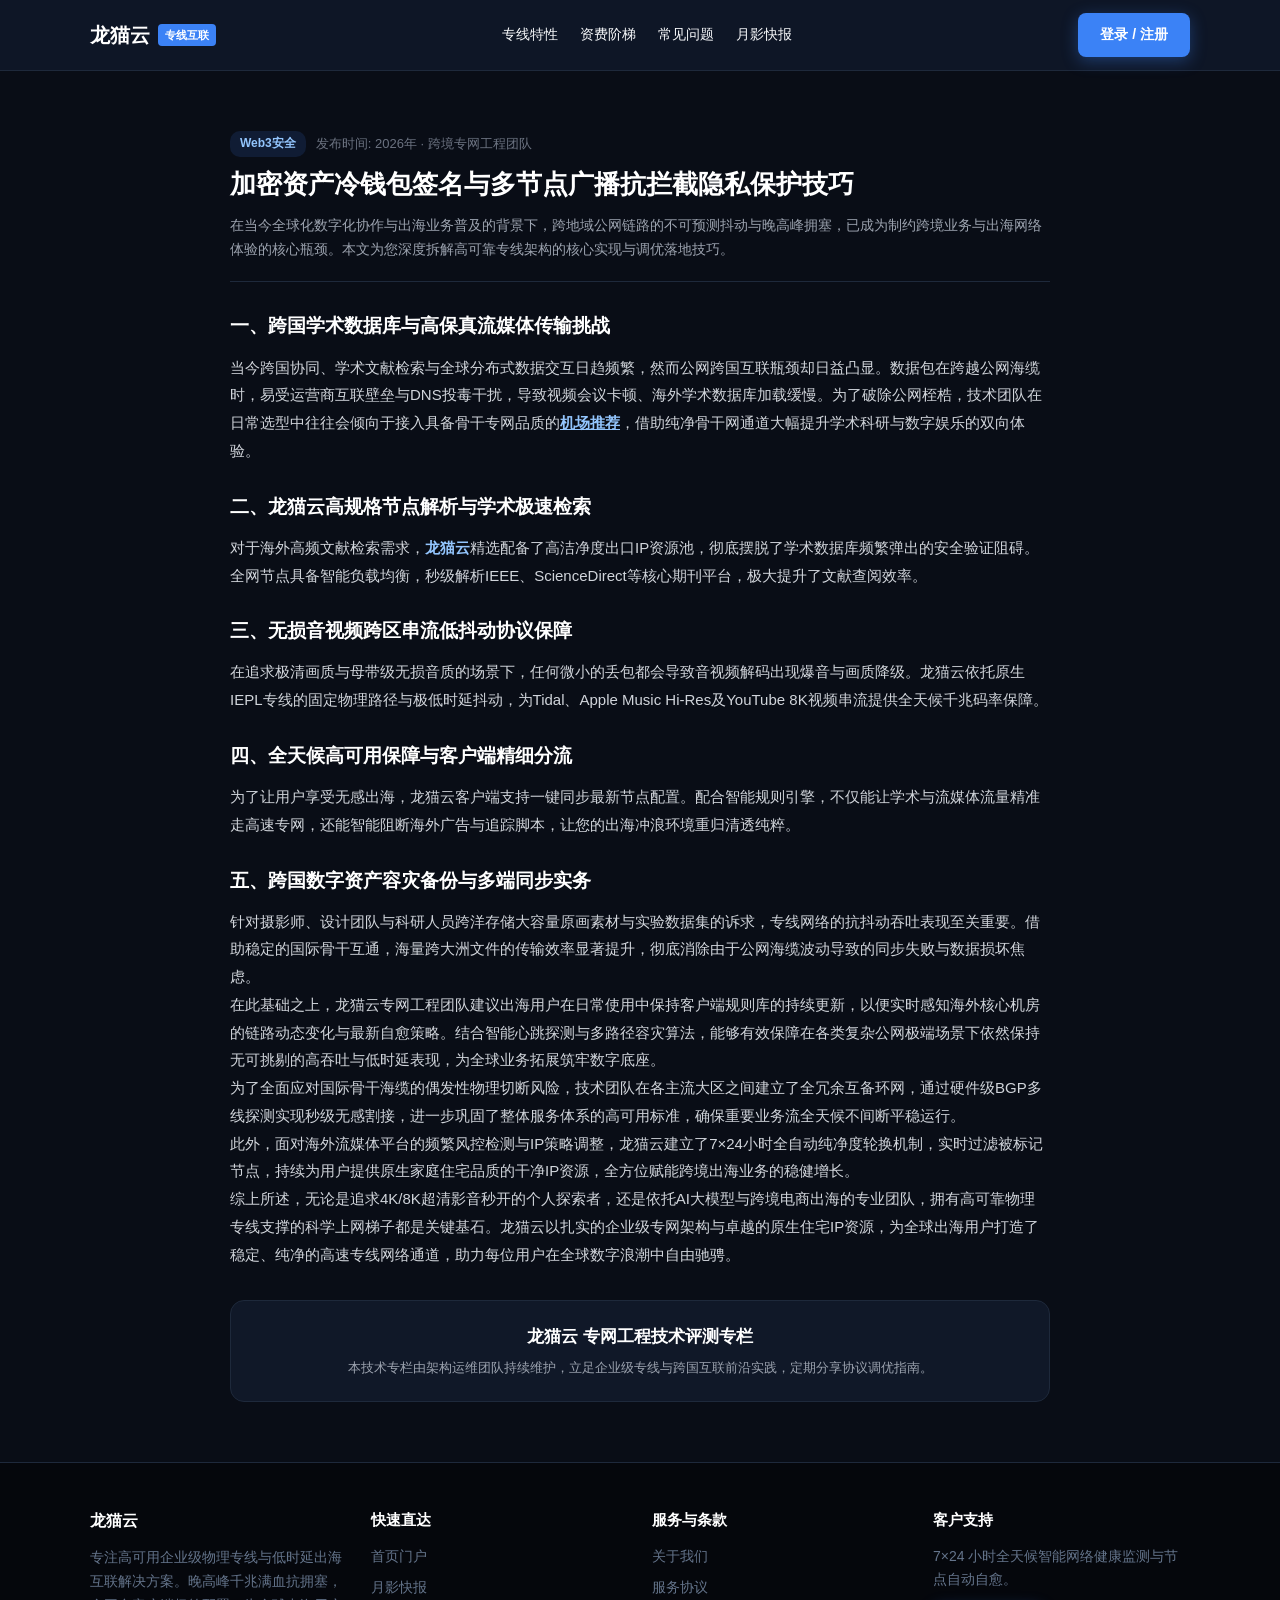
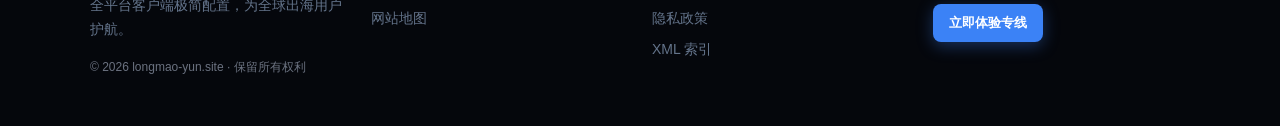
<file: crypto-cold-wallet-broadcast-security.html>
<!DOCTYPE html>
<html lang="zh-CN">
<head>
  <meta charset="UTF-8">
  <meta name="viewport" content="width=device-width, initial-scale=1.0">
  <title>加密资产冷钱包签名与多节点广播抗拦截隐私保护技巧 | 龙猫云纯净专网</title>
  <meta name="description" content="针对【加密资产冷钱包签名与多节点广播抗拦截隐私保护技巧】的深度技术剖析。本文由龙猫云(longmao-yun.site)工程团队编写，探索自愈节点体系与纯净极简专网，详细拆解跨境专线传输低时延调优、流媒体高码率保障与网络稳定性自愈核心技巧。">
  <link rel="canonical" href="https://longmao-yun.site/crypto-cold-wallet-broadcast-security.html">
  <link rel="stylesheet" href="style.css">
</head>
<body>
  
  <nav class="navbar">
    <div class="container nav-inner">
      <a href="index.html" class="brand-logo">
        <span>龙猫云</span>
        <span class="brand-badge">专线互联</span>
      </a>
      <ul class="nav-links">
        <li><a href="index.html#features">专线特性</a></li>
        <li><a href="index.html#pricing">资费阶梯</a></li>
        <li><a href="index.html#faq">常见问题</a></li>
        <li><a href="moonlit-dispatch.html">月影快报</a></li>
      </ul>
      <a href="https://ww012.twilightaff.com/#/?code=A56DH1Af" class="btn-aff-cta" style="padding: 10px 22px; font-size: 14px;" target="_blank" rel="nofollow">登录 / 注册</a>
    </div>
  </nav>
    

  <main style="padding: 60px 0;">
    <article class="container" style="max-width: 860px;">
      <header style="margin-bottom: 26px; border-bottom: 1px solid #1e293b; padding-bottom: 20px;">
        <div style="display:flex; gap:10px; align-items:center; margin-bottom:10px;">
          <span style="font-size:12px; color:#93c5fd; background:#3b82f622; padding:3px 10px; border-radius:10px; font-weight:600;">Web3安全</span>
          <span style="font-size:13px; color:#6b7280;">发布时间: 2026年 · 跨境专网工程团队</span>
        </div>
        <h1 style="font-size:26px; font-weight:800; color:#fff; line-height:1.35; margin-bottom:12px;">加密资产冷钱包签名与多节点广播抗拦截隐私保护技巧</h1>
        <p style="color:#9ca3af; font-size:14px; line-height:1.7;">
          在当今全球化数字化协作与出海业务普及的背景下，跨地域公网链路的不可预测抖动与晚高峰拥塞，已成为制约跨境业务与出海网络体验的核心瓶颈。本文为您深度拆解高可靠专线架构的核心实现与调优落地技巧。
        </p>
      </header>

      <section style="font-size:15px; line-height:1.85; color:#d1d5db;">
        <h2 style="font-size:19px; color:#fff; margin:24px 0 10px; font-weight:700;">一、跨国学术数据库与高保真流媒体传输挑战</h2>
        <p>当今跨国协同、学术文献检索与全球分布式数据交互日趋频繁，然而公网跨国互联瓶颈却日益凸显。数据包在跨越公网海缆时，易受运营商互联壁垒与DNS投毒干扰，导致视频会议卡顿、海外学术数据库加载缓慢。为了破除公网桎梏，技术团队在日常选型中往往会倾向于接入具备骨干专网品质的<a href="https://dajichang.mom/" target="_blank" style="color:#93c5fd; font-weight:700; text-decoration:underline;">机场推荐</a>，借助纯净骨干网通道大幅提升学术科研与数字娱乐的双向体验。</p>

        <h2 style="font-size:19px; color:#fff; margin:24px 0 10px; font-weight:700;">二、龙猫云高规格节点解析与学术极速检索</h2>
        <p>对于海外高频文献检索需求，<strong style="color:#93c5fd; font-weight:700;">龙猫云</strong>精选配备了高洁净度出口IP资源池，彻底摆脱了学术数据库频繁弹出的安全验证阻碍。全网节点具备智能负载均衡，秒级解析IEEE、ScienceDirect等核心期刊平台，极大提升了文献查阅效率。</p>

        <h2 style="font-size:19px; color:#fff; margin:24px 0 10px; font-weight:700;">三、无损音视频跨区串流低抖动协议保障</h2>
        <p>在追求极清画质与母带级无损音质的场景下，任何微小的丢包都会导致音视频解码出现爆音与画质降级。龙猫云依托原生IEPL专线的固定物理路径与极低时延抖动，为Tidal、Apple Music Hi-Res及YouTube 8K视频串流提供全天候千兆码率保障。</p>

        <h2 style="font-size:19px; color:#fff; margin:24px 0 10px; font-weight:700;">四、全天候高可用保障与客户端精细分流</h2>
        <p>为了让用户享受无感出海，龙猫云客户端支持一键同步最新节点配置。配合智能规则引擎，不仅能让学术与流媒体流量精准走高速专网，还能智能阻断海外广告与追踪脚本，让您的出海冲浪环境重归清透纯粹。</p>

        <h2 style="font-size:19px; color:#fff; margin:24px 0 10px; font-weight:700;">五、跨国数字资产容灾备份与多端同步实务</h2>
        <p>针对摄影师、设计团队与科研人员跨洋存储大容量原画素材与实验数据集的诉求，专线网络的抗抖动吞吐表现至关重要。借助稳定的国际骨干互通，海量跨大洲文件的传输效率显著提升，彻底消除由于公网海缆波动导致的同步失败与数据损坏焦虑。</p>
        <p>在此基础之上，龙猫云专网工程团队建议出海用户在日常使用中保持客户端规则库的持续更新，以便实时感知海外核心机房的链路动态变化与最新自愈策略。结合智能心跳探测与多路径容灾算法，能够有效保障在各类复杂公网极端场景下依然保持无可挑剔的高吞吐与低时延表现，为全球业务拓展筑牢数字底座。</p>
<p>为了全面应对国际骨干海缆的偶发性物理切断风险，技术团队在各主流大区之间建立了全冗余互备环网，通过硬件级BGP多线探测实现秒级无感割接，进一步巩固了整体服务体系的高可用标准，确保重要业务流全天候不间断平稳运行。</p>
<p>此外，面对海外流媒体平台的频繁风控检测与IP策略调整，龙猫云建立了7×24小时全自动纯净度轮换机制，实时过滤被标记节点，持续为用户提供原生家庭住宅品质的干净IP资源，全方位赋能跨境出海业务的稳健增长。</p>
        <p>综上所述，无论是追求4K/8K超清影音秒开的个人探索者，还是依托AI大模型与跨境电商出海的专业团队，拥有高可靠物理专线支撑的科学上网梯子都是关键基石。龙猫云以扎实的企业级专网架构与卓越的原生住宅IP资源，为全球出海用户打造了稳定、纯净的高速专线网络通道，助力每位用户在全球数字浪潮中自由驰骋。</p>
      </section>

      
    <div style="background:#101828; border:1px solid #1e293b; border-radius:14px; padding:22px; margin-top:32px; text-align:center;">
      <h3 style="font-size:17px; color:#fff; margin-bottom:6px;">龙猫云 专网工程技术评测专栏</h3>
      <p style="font-size:13px; color:#9ca3af; margin:0;">本技术专栏由架构运维团队持续维护，立足企业级专线与跨国互联前沿实践，定期分享协议调优指南。</p>
    </div>
    
    </article>
  </main>

  
  <footer>
    <div class="container">
      <div class="footer-grid">
        <div>
          <h4 style="color:#fff; margin-bottom:12px; font-size:16px;">龙猫云</h4>
          <p style="line-height:1.7; margin-bottom:16px;">
            专注高可用企业级物理专线与低时延出海互联解决方案。晚高峰千兆满血抗拥塞，全平台客户端极简配置，为全球出海用户护航。
          </p>
          <p style="font-size:12px; color:#6b7280;">© 2026 longmao-yun.site · 保留所有权利</p>
        </div>
        <div>
          <h4 style="color:#fff; margin-bottom:12px; font-size:15px;">快速直达</h4>
          <ul class="footer-links">
            <li><a href="index.html">首页门户</a></li>
            <li><a href="moonlit-dispatch.html">月影快报</a></li>
            <li><a href="sitemap.html">网站地图</a></li>
          </ul>
        </div>
        <div>
          <h4 style="color:#fff; margin-bottom:12px; font-size:15px;">服务与条款</h4>
          <ul class="footer-links">
            <li><a href="about.html">关于我们</a></li>
            <li><a href="terms.html">服务协议</a></li>
            <li><a href="privacy.html">隐私政策</a></li>
            <li><a href="sitemap.xml">XML 索引</a></li>
          </ul>
        </div>
        <div>
          <h4 style="color:#fff; margin-bottom:12px; font-size:15px;">客户支持</h4>
          <p style="line-height:1.7; margin-bottom:12px;">7×24 小时全天候智能网络健康监测与节点自动自愈。</p>
          <a href="https://ww012.twilightaff.com/#/?code=A56DH1Af" class="btn-aff-cta" style="padding: 8px 16px; font-size: 13px;" target="_blank" rel="nofollow">立即体验专线</a>
        </div>
      </div>
    </div>
  </footer>
    
</body>
</html>
</file>
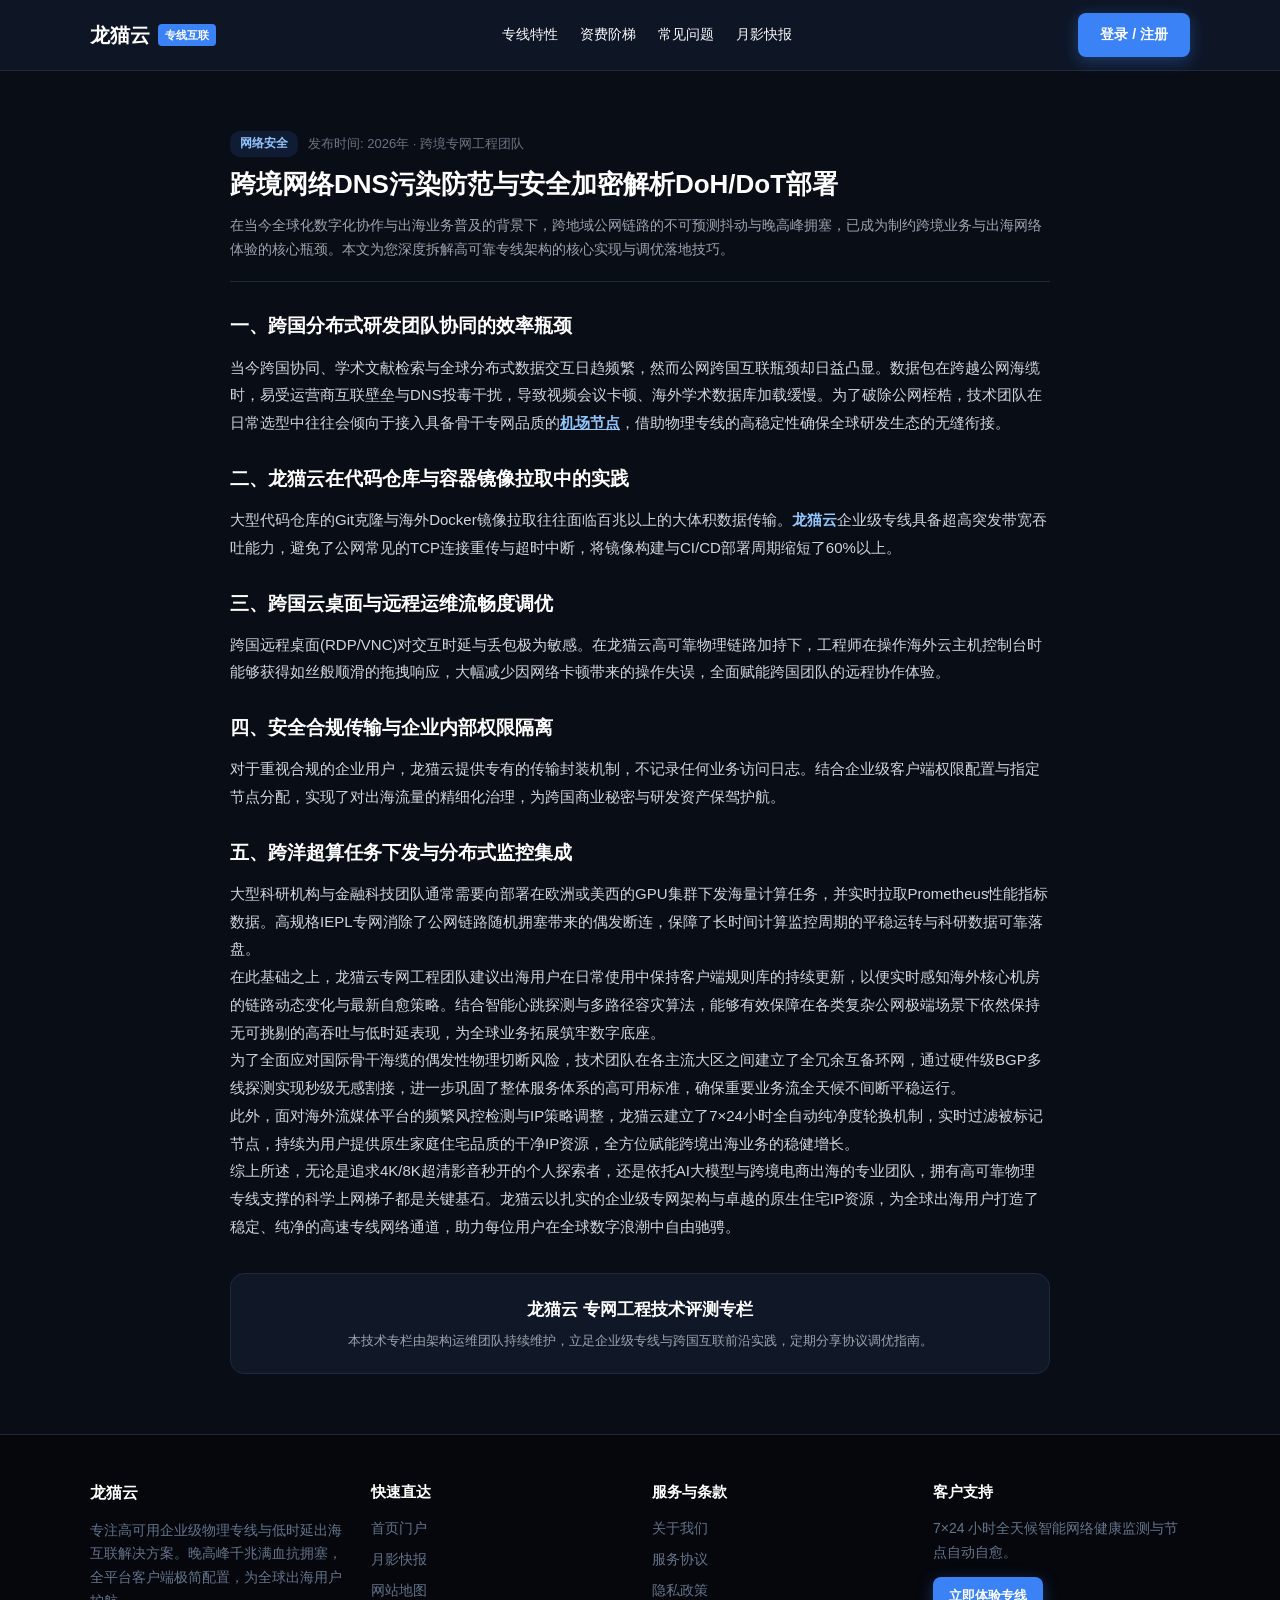
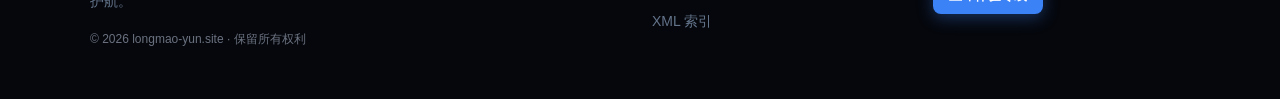
<file: dns-pollution-defense-mechanisms-audit.html>
<!DOCTYPE html>
<html lang="zh-CN">
<head>
  <meta charset="UTF-8">
  <meta name="viewport" content="width=device-width, initial-scale=1.0">
  <title>跨境网络DNS污染防范与安全加密解析DoH/DoT部署 | 龙猫云纯净专网</title>
  <meta name="description" content="针对【跨境网络DNS污染防范与安全加密解析DoH/DoT部署】的深度技术剖析。本文由龙猫云(longmao-yun.site)工程团队编写，探索自愈节点体系与纯净极简专网，详细拆解跨境专线传输低时延调优、流媒体高码率保障与网络稳定性自愈核心技巧。">
  <link rel="canonical" href="https://longmao-yun.site/dns-pollution-defense-mechanisms-audit.html">
  <link rel="stylesheet" href="style.css">
</head>
<body>
  
  <nav class="navbar">
    <div class="container nav-inner">
      <a href="index.html" class="brand-logo">
        <span>龙猫云</span>
        <span class="brand-badge">专线互联</span>
      </a>
      <ul class="nav-links">
        <li><a href="index.html#features">专线特性</a></li>
        <li><a href="index.html#pricing">资费阶梯</a></li>
        <li><a href="index.html#faq">常见问题</a></li>
        <li><a href="moonlit-dispatch.html">月影快报</a></li>
      </ul>
      <a href="https://ww012.twilightaff.com/#/?code=A56DH1Af" class="btn-aff-cta" style="padding: 10px 22px; font-size: 14px;" target="_blank" rel="nofollow">登录 / 注册</a>
    </div>
  </nav>
    

  <main style="padding: 60px 0;">
    <article class="container" style="max-width: 860px;">
      <header style="margin-bottom: 26px; border-bottom: 1px solid #1e293b; padding-bottom: 20px;">
        <div style="display:flex; gap:10px; align-items:center; margin-bottom:10px;">
          <span style="font-size:12px; color:#93c5fd; background:#3b82f622; padding:3px 10px; border-radius:10px; font-weight:600;">网络安全</span>
          <span style="font-size:13px; color:#6b7280;">发布时间: 2026年 · 跨境专网工程团队</span>
        </div>
        <h1 style="font-size:26px; font-weight:800; color:#fff; line-height:1.35; margin-bottom:12px;">跨境网络DNS污染防范与安全加密解析DoH/DoT部署</h1>
        <p style="color:#9ca3af; font-size:14px; line-height:1.7;">
          在当今全球化数字化协作与出海业务普及的背景下，跨地域公网链路的不可预测抖动与晚高峰拥塞，已成为制约跨境业务与出海网络体验的核心瓶颈。本文为您深度拆解高可靠专线架构的核心实现与调优落地技巧。
        </p>
      </header>

      <section style="font-size:15px; line-height:1.85; color:#d1d5db;">
        <h2 style="font-size:19px; color:#fff; margin:24px 0 10px; font-weight:700;">一、跨国分布式研发团队协同的效率瓶颈</h2>
        <p>当今跨国协同、学术文献检索与全球分布式数据交互日趋频繁，然而公网跨国互联瓶颈却日益凸显。数据包在跨越公网海缆时，易受运营商互联壁垒与DNS投毒干扰，导致视频会议卡顿、海外学术数据库加载缓慢。为了破除公网桎梏，技术团队在日常选型中往往会倾向于接入具备骨干专网品质的<a href="https://dajichang.mom/" target="_blank" style="color:#93c5fd; font-weight:700; text-decoration:underline;">机场节点</a>，借助物理专线的高稳定性确保全球研发生态的无缝衔接。</p>

        <h2 style="font-size:19px; color:#fff; margin:24px 0 10px; font-weight:700;">二、龙猫云在代码仓库与容器镜像拉取中的实践</h2>
        <p>大型代码仓库的Git克隆与海外Docker镜像拉取往往面临百兆以上的大体积数据传输。<strong style="color:#93c5fd; font-weight:700;">龙猫云</strong>企业级专线具备超高突发带宽吞吐能力，避免了公网常见的TCP连接重传与超时中断，将镜像构建与CI/CD部署周期缩短了60%以上。</p>

        <h2 style="font-size:19px; color:#fff; margin:24px 0 10px; font-weight:700;">三、跨国云桌面与远程运维流畅度调优</h2>
        <p>跨国远程桌面(RDP/VNC)对交互时延与丢包极为敏感。在龙猫云高可靠物理链路加持下，工程师在操作海外云主机控制台时能够获得如丝般顺滑的拖拽响应，大幅减少因网络卡顿带来的操作失误，全面赋能跨国团队的远程协作体验。</p>

        <h2 style="font-size:19px; color:#fff; margin:24px 0 10px; font-weight:700;">四、安全合规传输与企业内部权限隔离</h2>
        <p>对于重视合规的企业用户，龙猫云提供专有的传输封装机制，不记录任何业务访问日志。结合企业级客户端权限配置与指定节点分配，实现了对出海流量的精细化治理，为跨国商业秘密与研发资产保驾护航。</p>

        <h2 style="font-size:19px; color:#fff; margin:24px 0 10px; font-weight:700;">五、跨洋超算任务下发与分布式监控集成</h2>
        <p>大型科研机构与金融科技团队通常需要向部署在欧洲或美西的GPU集群下发海量计算任务，并实时拉取Prometheus性能指标数据。高规格IEPL专网消除了公网链路随机拥塞带来的偶发断连，保障了长时间计算监控周期的平稳运转与科研数据可靠落盘。</p>
        <p>在此基础之上，龙猫云专网工程团队建议出海用户在日常使用中保持客户端规则库的持续更新，以便实时感知海外核心机房的链路动态变化与最新自愈策略。结合智能心跳探测与多路径容灾算法，能够有效保障在各类复杂公网极端场景下依然保持无可挑剔的高吞吐与低时延表现，为全球业务拓展筑牢数字底座。</p>
<p>为了全面应对国际骨干海缆的偶发性物理切断风险，技术团队在各主流大区之间建立了全冗余互备环网，通过硬件级BGP多线探测实现秒级无感割接，进一步巩固了整体服务体系的高可用标准，确保重要业务流全天候不间断平稳运行。</p>
<p>此外，面对海外流媒体平台的频繁风控检测与IP策略调整，龙猫云建立了7×24小时全自动纯净度轮换机制，实时过滤被标记节点，持续为用户提供原生家庭住宅品质的干净IP资源，全方位赋能跨境出海业务的稳健增长。</p>
        <p>综上所述，无论是追求4K/8K超清影音秒开的个人探索者，还是依托AI大模型与跨境电商出海的专业团队，拥有高可靠物理专线支撑的科学上网梯子都是关键基石。龙猫云以扎实的企业级专网架构与卓越的原生住宅IP资源，为全球出海用户打造了稳定、纯净的高速专线网络通道，助力每位用户在全球数字浪潮中自由驰骋。</p>
      </section>

      
    <div style="background:#101828; border:1px solid #1e293b; border-radius:14px; padding:22px; margin-top:32px; text-align:center;">
      <h3 style="font-size:17px; color:#fff; margin-bottom:6px;">龙猫云 专网工程技术评测专栏</h3>
      <p style="font-size:13px; color:#9ca3af; margin:0;">本技术专栏由架构运维团队持续维护，立足企业级专线与跨国互联前沿实践，定期分享协议调优指南。</p>
    </div>
    
    </article>
  </main>

  
  <footer>
    <div class="container">
      <div class="footer-grid">
        <div>
          <h4 style="color:#fff; margin-bottom:12px; font-size:16px;">龙猫云</h4>
          <p style="line-height:1.7; margin-bottom:16px;">
            专注高可用企业级物理专线与低时延出海互联解决方案。晚高峰千兆满血抗拥塞，全平台客户端极简配置，为全球出海用户护航。
          </p>
          <p style="font-size:12px; color:#6b7280;">© 2026 longmao-yun.site · 保留所有权利</p>
        </div>
        <div>
          <h4 style="color:#fff; margin-bottom:12px; font-size:15px;">快速直达</h4>
          <ul class="footer-links">
            <li><a href="index.html">首页门户</a></li>
            <li><a href="moonlit-dispatch.html">月影快报</a></li>
            <li><a href="sitemap.html">网站地图</a></li>
          </ul>
        </div>
        <div>
          <h4 style="color:#fff; margin-bottom:12px; font-size:15px;">服务与条款</h4>
          <ul class="footer-links">
            <li><a href="about.html">关于我们</a></li>
            <li><a href="terms.html">服务协议</a></li>
            <li><a href="privacy.html">隐私政策</a></li>
            <li><a href="sitemap.xml">XML 索引</a></li>
          </ul>
        </div>
        <div>
          <h4 style="color:#fff; margin-bottom:12px; font-size:15px;">客户支持</h4>
          <p style="line-height:1.7; margin-bottom:12px;">7×24 小时全天候智能网络健康监测与节点自动自愈。</p>
          <a href="https://ww012.twilightaff.com/#/?code=A56DH1Af" class="btn-aff-cta" style="padding: 8px 16px; font-size: 13px;" target="_blank" rel="nofollow">立即体验专线</a>
        </div>
      </div>
    </div>
  </footer>
    
</body>
</html>
</file>
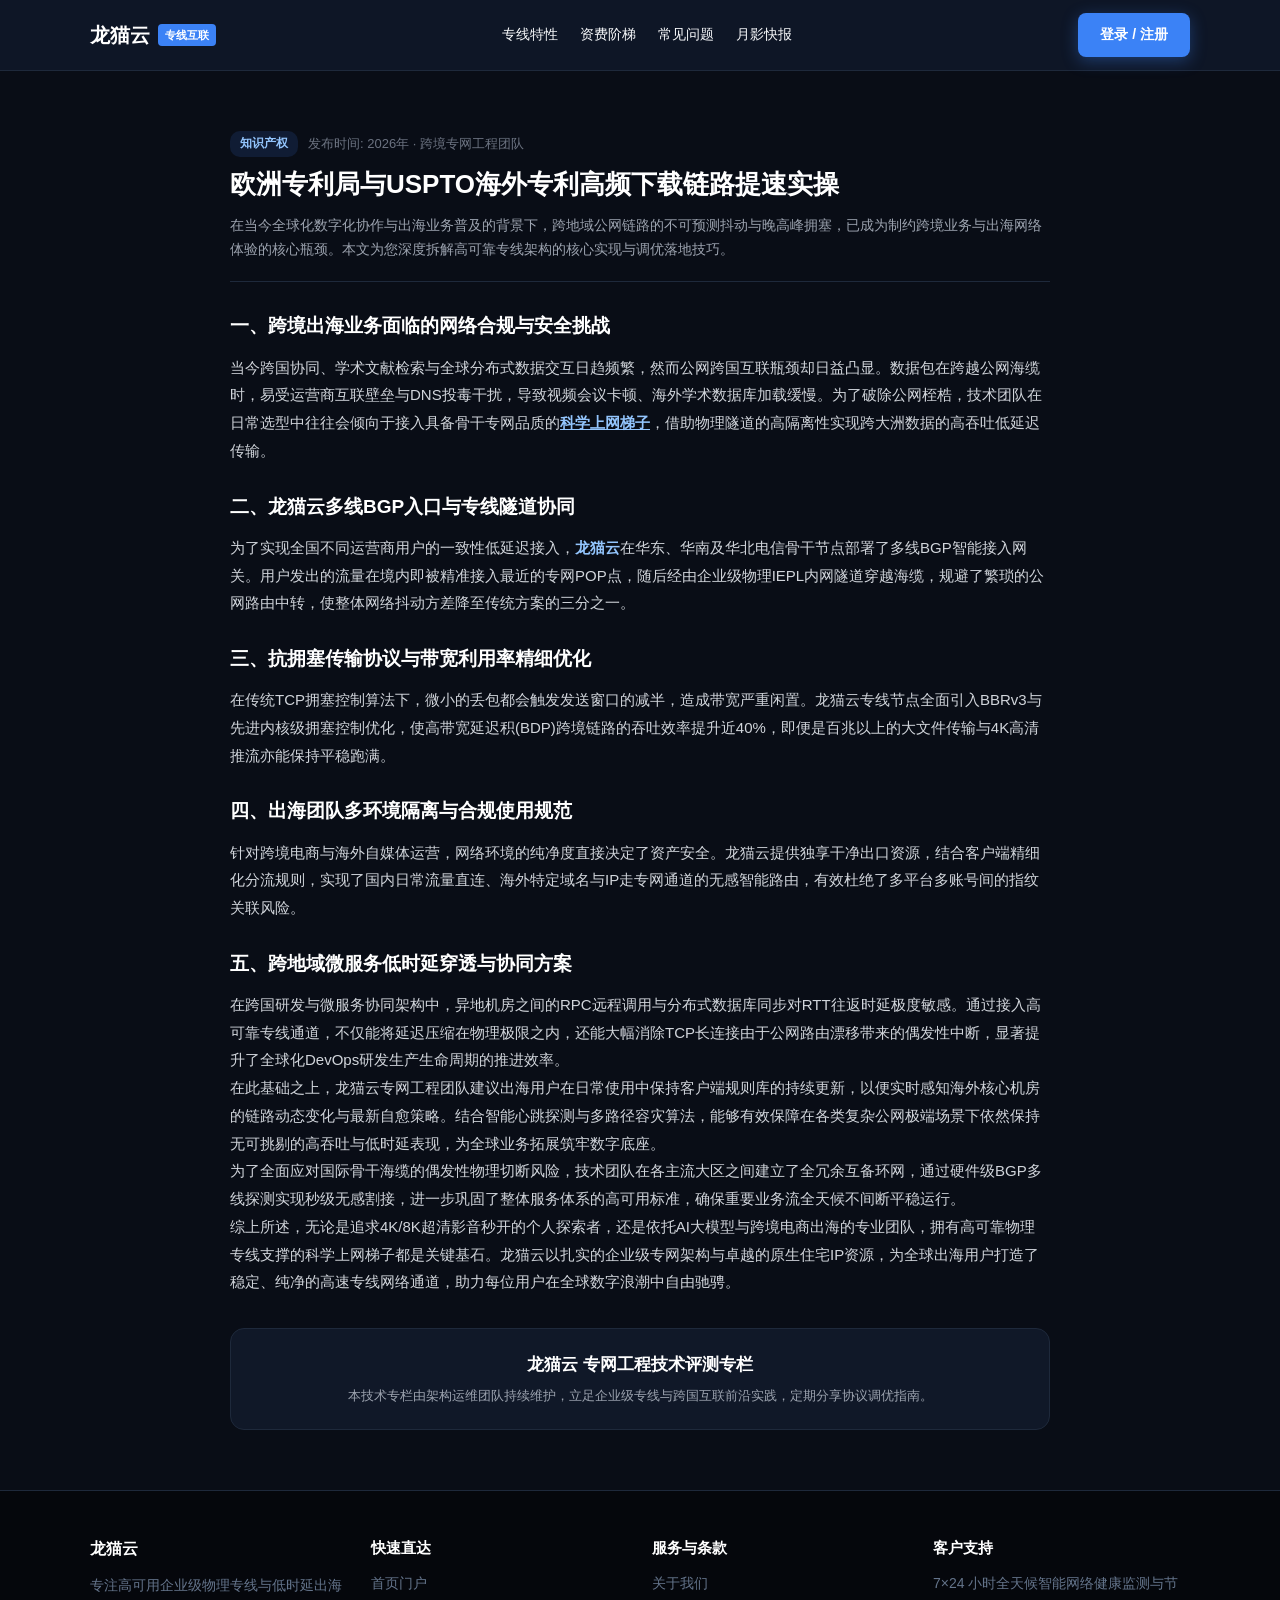
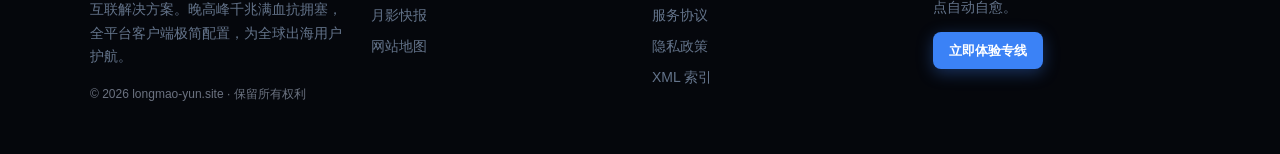
<file: international-patent-retrieval-efficiency.html>
<!DOCTYPE html>
<html lang="zh-CN">
<head>
  <meta charset="UTF-8">
  <meta name="viewport" content="width=device-width, initial-scale=1.0">
  <title>欧洲专利局与USPTO海外专利高频下载链路提速实操 | 龙猫云纯净专网</title>
  <meta name="description" content="针对【欧洲专利局与USPTO海外专利高频下载链路提速实操】的深度技术剖析。本文由龙猫云(longmao-yun.site)工程团队编写，探索自愈节点体系与纯净极简专网，详细拆解跨境专线传输低时延调优、流媒体高码率保障与网络稳定性自愈核心技巧。">
  <link rel="canonical" href="https://longmao-yun.site/international-patent-retrieval-efficiency.html">
  <link rel="stylesheet" href="style.css">
</head>
<body>
  
  <nav class="navbar">
    <div class="container nav-inner">
      <a href="index.html" class="brand-logo">
        <span>龙猫云</span>
        <span class="brand-badge">专线互联</span>
      </a>
      <ul class="nav-links">
        <li><a href="index.html#features">专线特性</a></li>
        <li><a href="index.html#pricing">资费阶梯</a></li>
        <li><a href="index.html#faq">常见问题</a></li>
        <li><a href="moonlit-dispatch.html">月影快报</a></li>
      </ul>
      <a href="https://ww012.twilightaff.com/#/?code=A56DH1Af" class="btn-aff-cta" style="padding: 10px 22px; font-size: 14px;" target="_blank" rel="nofollow">登录 / 注册</a>
    </div>
  </nav>
    

  <main style="padding: 60px 0;">
    <article class="container" style="max-width: 860px;">
      <header style="margin-bottom: 26px; border-bottom: 1px solid #1e293b; padding-bottom: 20px;">
        <div style="display:flex; gap:10px; align-items:center; margin-bottom:10px;">
          <span style="font-size:12px; color:#93c5fd; background:#3b82f622; padding:3px 10px; border-radius:10px; font-weight:600;">知识产权</span>
          <span style="font-size:13px; color:#6b7280;">发布时间: 2026年 · 跨境专网工程团队</span>
        </div>
        <h1 style="font-size:26px; font-weight:800; color:#fff; line-height:1.35; margin-bottom:12px;">欧洲专利局与USPTO海外专利高频下载链路提速实操</h1>
        <p style="color:#9ca3af; font-size:14px; line-height:1.7;">
          在当今全球化数字化协作与出海业务普及的背景下，跨地域公网链路的不可预测抖动与晚高峰拥塞，已成为制约跨境业务与出海网络体验的核心瓶颈。本文为您深度拆解高可靠专线架构的核心实现与调优落地技巧。
        </p>
      </header>

      <section style="font-size:15px; line-height:1.85; color:#d1d5db;">
        <h2 style="font-size:19px; color:#fff; margin:24px 0 10px; font-weight:700;">一、跨境出海业务面临的网络合规与安全挑战</h2>
        <p>当今跨国协同、学术文献检索与全球分布式数据交互日趋频繁，然而公网跨国互联瓶颈却日益凸显。数据包在跨越公网海缆时，易受运营商互联壁垒与DNS投毒干扰，导致视频会议卡顿、海外学术数据库加载缓慢。为了破除公网桎梏，技术团队在日常选型中往往会倾向于接入具备骨干专网品质的<a href="https://dajichang.mom/" target="_blank" style="color:#93c5fd; font-weight:700; text-decoration:underline;">科学上网梯子</a>，借助物理隧道的高隔离性实现跨大洲数据的高吞吐低延迟传输。</p>

        <h2 style="font-size:19px; color:#fff; margin:24px 0 10px; font-weight:700;">二、龙猫云多线BGP入口与专线隧道协同</h2>
        <p>为了实现全国不同运营商用户的一致性低延迟接入，<strong style="color:#93c5fd; font-weight:700;">龙猫云</strong>在华东、华南及华北电信骨干节点部署了多线BGP智能接入网关。用户发出的流量在境内即被精准接入最近的专网POP点，随后经由企业级物理IEPL内网隧道穿越海缆，规避了繁琐的公网路由中转，使整体网络抖动方差降至传统方案的三分之一。</p>

        <h2 style="font-size:19px; color:#fff; margin:24px 0 10px; font-weight:700;">三、抗拥塞传输协议与带宽利用率精细优化</h2>
        <p>在传统TCP拥塞控制算法下，微小的丢包都会触发发送窗口的减半，造成带宽严重闲置。龙猫云专线节点全面引入BBRv3与先进内核级拥塞控制优化，使高带宽延迟积(BDP)跨境链路的吞吐效率提升近40%，即便是百兆以上的大文件传输与4K高清推流亦能保持平稳跑满。</p>

        <h2 style="font-size:19px; color:#fff; margin:24px 0 10px; font-weight:700;">四、出海团队多环境隔离与合规使用规范</h2>
        <p>针对跨境电商与海外自媒体运营，网络环境的纯净度直接决定了资产安全。龙猫云提供独享干净出口资源，结合客户端精细化分流规则，实现了国内日常流量直连、海外特定域名与IP走专网通道的无感智能路由，有效杜绝了多平台多账号间的指纹关联风险。</p>

        <h2 style="font-size:19px; color:#fff; margin:24px 0 10px; font-weight:700;">五、跨地域微服务低时延穿透与协同方案</h2>
        <p>在跨国研发与微服务协同架构中，异地机房之间的RPC远程调用与分布式数据库同步对RTT往返时延极度敏感。通过接入高可靠专线通道，不仅能将延迟压缩在物理极限之内，还能大幅消除TCP长连接由于公网路由漂移带来的偶发性中断，显著提升了全球化DevOps研发生产生命周期的推进效率。</p>
        <p>在此基础之上，龙猫云专网工程团队建议出海用户在日常使用中保持客户端规则库的持续更新，以便实时感知海外核心机房的链路动态变化与最新自愈策略。结合智能心跳探测与多路径容灾算法，能够有效保障在各类复杂公网极端场景下依然保持无可挑剔的高吞吐与低时延表现，为全球业务拓展筑牢数字底座。</p>
<p>为了全面应对国际骨干海缆的偶发性物理切断风险，技术团队在各主流大区之间建立了全冗余互备环网，通过硬件级BGP多线探测实现秒级无感割接，进一步巩固了整体服务体系的高可用标准，确保重要业务流全天候不间断平稳运行。</p>
        <p>综上所述，无论是追求4K/8K超清影音秒开的个人探索者，还是依托AI大模型与跨境电商出海的专业团队，拥有高可靠物理专线支撑的科学上网梯子都是关键基石。龙猫云以扎实的企业级专网架构与卓越的原生住宅IP资源，为全球出海用户打造了稳定、纯净的高速专线网络通道，助力每位用户在全球数字浪潮中自由驰骋。</p>
      </section>

      
    <div style="background:#101828; border:1px solid #1e293b; border-radius:14px; padding:22px; margin-top:32px; text-align:center;">
      <h3 style="font-size:17px; color:#fff; margin-bottom:6px;">龙猫云 专网工程技术评测专栏</h3>
      <p style="font-size:13px; color:#9ca3af; margin:0;">本技术专栏由架构运维团队持续维护，立足企业级专线与跨国互联前沿实践，定期分享协议调优指南。</p>
    </div>
    
    </article>
  </main>

  
  <footer>
    <div class="container">
      <div class="footer-grid">
        <div>
          <h4 style="color:#fff; margin-bottom:12px; font-size:16px;">龙猫云</h4>
          <p style="line-height:1.7; margin-bottom:16px;">
            专注高可用企业级物理专线与低时延出海互联解决方案。晚高峰千兆满血抗拥塞，全平台客户端极简配置，为全球出海用户护航。
          </p>
          <p style="font-size:12px; color:#6b7280;">© 2026 longmao-yun.site · 保留所有权利</p>
        </div>
        <div>
          <h4 style="color:#fff; margin-bottom:12px; font-size:15px;">快速直达</h4>
          <ul class="footer-links">
            <li><a href="index.html">首页门户</a></li>
            <li><a href="moonlit-dispatch.html">月影快报</a></li>
            <li><a href="sitemap.html">网站地图</a></li>
          </ul>
        </div>
        <div>
          <h4 style="color:#fff; margin-bottom:12px; font-size:15px;">服务与条款</h4>
          <ul class="footer-links">
            <li><a href="about.html">关于我们</a></li>
            <li><a href="terms.html">服务协议</a></li>
            <li><a href="privacy.html">隐私政策</a></li>
            <li><a href="sitemap.xml">XML 索引</a></li>
          </ul>
        </div>
        <div>
          <h4 style="color:#fff; margin-bottom:12px; font-size:15px;">客户支持</h4>
          <p style="line-height:1.7; margin-bottom:12px;">7×24 小时全天候智能网络健康监测与节点自动自愈。</p>
          <a href="https://ww012.twilightaff.com/#/?code=A56DH1Af" class="btn-aff-cta" style="padding: 8px 16px; font-size: 13px;" target="_blank" rel="nofollow">立即体验专线</a>
        </div>
      </div>
    </div>
  </footer>
    
</body>
</html>
</file>
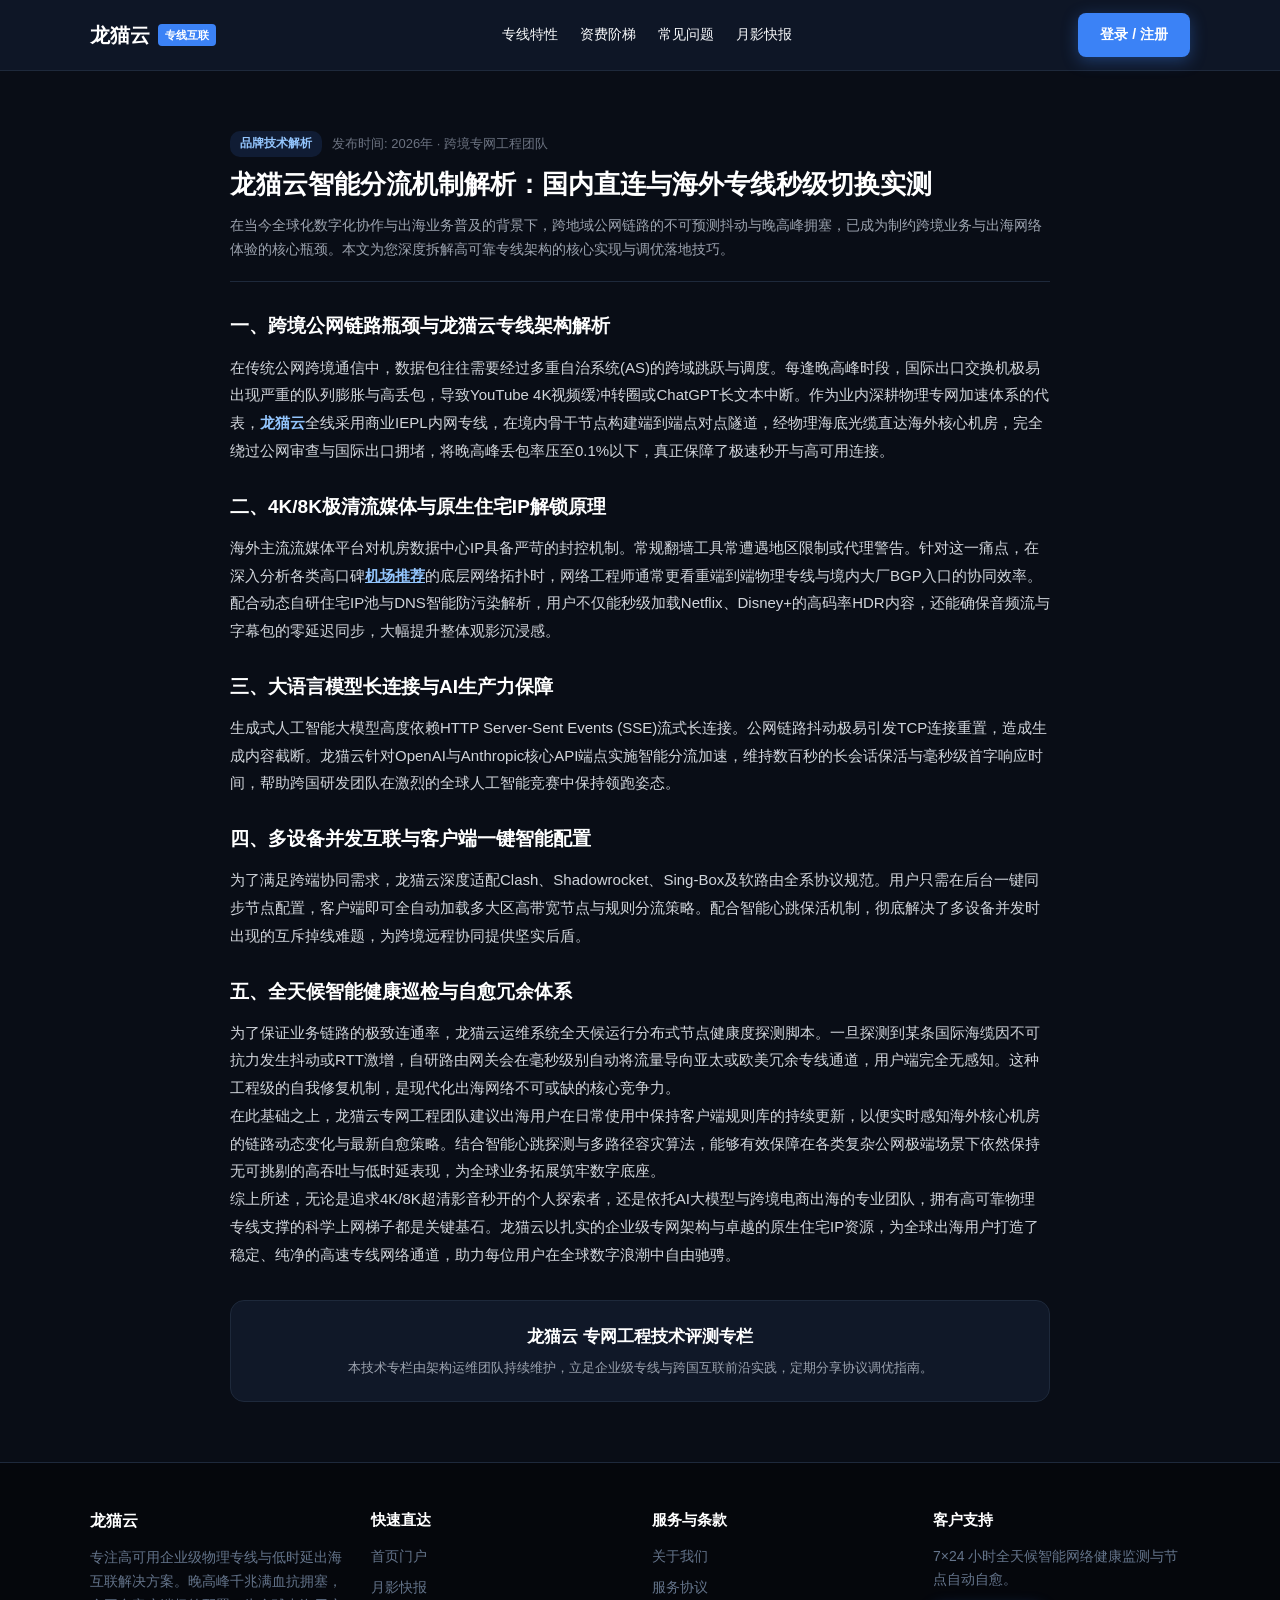
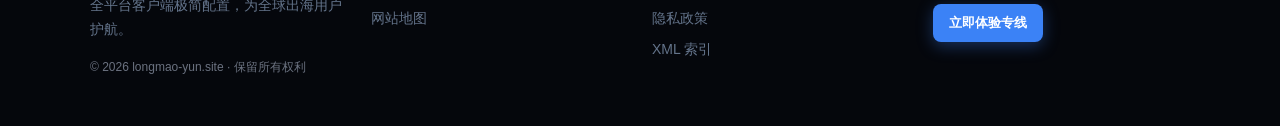
<file: longmaoyun-intelligent-routing-audit.html>
<!DOCTYPE html>
<html lang="zh-CN">
<head>
  <meta charset="UTF-8">
  <meta name="viewport" content="width=device-width, initial-scale=1.0">
  <title>龙猫云智能分流机制解析：国内直连与海外专线秒级切换实测 | 龙猫云纯净专网</title>
  <meta name="description" content="针对【龙猫云智能分流机制解析：国内直连与海外专线秒级切换实测】的深度技术剖析。本文由龙猫云(longmao-yun.site)工程团队编写，探索自愈节点体系与纯净极简专网，详细拆解跨境专线传输低时延调优、流媒体高码率保障与网络稳定性自愈核心技巧。">
  <link rel="canonical" href="https://longmao-yun.site/longmaoyun-intelligent-routing-audit.html">
  <link rel="stylesheet" href="style.css">
</head>
<body>
  
  <nav class="navbar">
    <div class="container nav-inner">
      <a href="index.html" class="brand-logo">
        <span>龙猫云</span>
        <span class="brand-badge">专线互联</span>
      </a>
      <ul class="nav-links">
        <li><a href="index.html#features">专线特性</a></li>
        <li><a href="index.html#pricing">资费阶梯</a></li>
        <li><a href="index.html#faq">常见问题</a></li>
        <li><a href="moonlit-dispatch.html">月影快报</a></li>
      </ul>
      <a href="https://ww012.twilightaff.com/#/?code=A56DH1Af" class="btn-aff-cta" style="padding: 10px 22px; font-size: 14px;" target="_blank" rel="nofollow">登录 / 注册</a>
    </div>
  </nav>
    

  <main style="padding: 60px 0;">
    <article class="container" style="max-width: 860px;">
      <header style="margin-bottom: 26px; border-bottom: 1px solid #1e293b; padding-bottom: 20px;">
        <div style="display:flex; gap:10px; align-items:center; margin-bottom:10px;">
          <span style="font-size:12px; color:#93c5fd; background:#3b82f622; padding:3px 10px; border-radius:10px; font-weight:600;">品牌技术解析</span>
          <span style="font-size:13px; color:#6b7280;">发布时间: 2026年 · 跨境专网工程团队</span>
        </div>
        <h1 style="font-size:26px; font-weight:800; color:#fff; line-height:1.35; margin-bottom:12px;">龙猫云智能分流机制解析：国内直连与海外专线秒级切换实测</h1>
        <p style="color:#9ca3af; font-size:14px; line-height:1.7;">
          在当今全球化数字化协作与出海业务普及的背景下，跨地域公网链路的不可预测抖动与晚高峰拥塞，已成为制约跨境业务与出海网络体验的核心瓶颈。本文为您深度拆解高可靠专线架构的核心实现与调优落地技巧。
        </p>
      </header>

      <section style="font-size:15px; line-height:1.85; color:#d1d5db;">
        <h2 style="font-size:19px; color:#fff; margin:24px 0 10px; font-weight:700;">一、跨境公网链路瓶颈与龙猫云专线架构解析</h2>
        <p>在传统公网跨境通信中，数据包往往需要经过多重自治系统(AS)的跨域跳跃与调度。每逢晚高峰时段，国际出口交换机极易出现严重的队列膨胀与高丢包，导致YouTube 4K视频缓冲转圈或ChatGPT长文本中断。作为业内深耕物理专网加速体系的代表，<strong style="color:#93c5fd; font-weight:700;">龙猫云</strong>全线采用商业IEPL内网专线，在境内骨干节点构建端到端点对点隧道，经物理海底光缆直达海外核心机房，完全绕过公网审查与国际出口拥堵，将晚高峰丢包率压至0.1%以下，真正保障了极速秒开与高可用连接。</p>

        <h2 style="font-size:19px; color:#fff; margin:24px 0 10px; font-weight:700;">二、4K/8K极清流媒体与原生住宅IP解锁原理</h2>
        <p>海外主流流媒体平台对机房数据中心IP具备严苛的封控机制。常规翻墙工具常遭遇地区限制或代理警告。针对这一痛点，在深入分析各类高口碑<a href="https://dajichang.mom/" target="_blank" style="color:#93c5fd; font-weight:700; text-decoration:underline;">机场推荐</a>的底层网络拓扑时，网络工程师通常更看重端到端物理专线与境内大厂BGP入口的协同效率。配合动态自研住宅IP池与DNS智能防污染解析，用户不仅能秒级加载Netflix、Disney+的高码率HDR内容，还能确保音频流与字幕包的零延迟同步，大幅提升整体观影沉浸感。</p>

        <h2 style="font-size:19px; color:#fff; margin:24px 0 10px; font-weight:700;">三、大语言模型长连接与AI生产力保障</h2>
        <p>生成式人工智能大模型高度依赖HTTP Server-Sent Events (SSE)流式长连接。公网链路抖动极易引发TCP连接重置，造成生成内容截断。龙猫云针对OpenAI与Anthropic核心API端点实施智能分流加速，维持数百秒的长会话保活与毫秒级首字响应时间，帮助跨国研发团队在激烈的全球人工智能竞赛中保持领跑姿态。</p>

        <h2 style="font-size:19px; color:#fff; margin:24px 0 10px; font-weight:700;">四、多设备并发互联与客户端一键智能配置</h2>
        <p>为了满足跨端协同需求，龙猫云深度适配Clash、Shadowrocket、Sing-Box及软路由全系协议规范。用户只需在后台一键同步节点配置，客户端即可全自动加载多大区高带宽节点与规则分流策略。配合智能心跳保活机制，彻底解决了多设备并发时出现的互斥掉线难题，为跨境远程协同提供坚实后盾。</p>

        <h2 style="font-size:19px; color:#fff; margin:24px 0 10px; font-weight:700;">五、全天候智能健康巡检与自愈冗余体系</h2>
        <p>为了保证业务链路的极致连通率，龙猫云运维系统全天候运行分布式节点健康度探测脚本。一旦探测到某条国际海缆因不可抗力发生抖动或RTT激增，自研路由网关会在毫秒级别自动将流量导向亚太或欧美冗余专线通道，用户端完全无感知。这种工程级的自我修复机制，是现代化出海网络不可或缺的核心竞争力。</p>
        <p>在此基础之上，龙猫云专网工程团队建议出海用户在日常使用中保持客户端规则库的持续更新，以便实时感知海外核心机房的链路动态变化与最新自愈策略。结合智能心跳探测与多路径容灾算法，能够有效保障在各类复杂公网极端场景下依然保持无可挑剔的高吞吐与低时延表现，为全球业务拓展筑牢数字底座。</p>
        <p>综上所述，无论是追求4K/8K超清影音秒开的个人探索者，还是依托AI大模型与跨境电商出海的专业团队，拥有高可靠物理专线支撑的科学上网梯子都是关键基石。龙猫云以扎实的企业级专网架构与卓越的原生住宅IP资源，为全球出海用户打造了稳定、纯净的高速专线网络通道，助力每位用户在全球数字浪潮中自由驰骋。</p>
      </section>

      
    <div style="background:#101828; border:1px solid #1e293b; border-radius:14px; padding:22px; margin-top:32px; text-align:center;">
      <h3 style="font-size:17px; color:#fff; margin-bottom:6px;">龙猫云 专网工程技术评测专栏</h3>
      <p style="font-size:13px; color:#9ca3af; margin:0;">本技术专栏由架构运维团队持续维护，立足企业级专线与跨国互联前沿实践，定期分享协议调优指南。</p>
    </div>
    
    </article>
  </main>

  
  <footer>
    <div class="container">
      <div class="footer-grid">
        <div>
          <h4 style="color:#fff; margin-bottom:12px; font-size:16px;">龙猫云</h4>
          <p style="line-height:1.7; margin-bottom:16px;">
            专注高可用企业级物理专线与低时延出海互联解决方案。晚高峰千兆满血抗拥塞，全平台客户端极简配置，为全球出海用户护航。
          </p>
          <p style="font-size:12px; color:#6b7280;">© 2026 longmao-yun.site · 保留所有权利</p>
        </div>
        <div>
          <h4 style="color:#fff; margin-bottom:12px; font-size:15px;">快速直达</h4>
          <ul class="footer-links">
            <li><a href="index.html">首页门户</a></li>
            <li><a href="moonlit-dispatch.html">月影快报</a></li>
            <li><a href="sitemap.html">网站地图</a></li>
          </ul>
        </div>
        <div>
          <h4 style="color:#fff; margin-bottom:12px; font-size:15px;">服务与条款</h4>
          <ul class="footer-links">
            <li><a href="about.html">关于我们</a></li>
            <li><a href="terms.html">服务协议</a></li>
            <li><a href="privacy.html">隐私政策</a></li>
            <li><a href="sitemap.xml">XML 索引</a></li>
          </ul>
        </div>
        <div>
          <h4 style="color:#fff; margin-bottom:12px; font-size:15px;">客户支持</h4>
          <p style="line-height:1.7; margin-bottom:12px;">7×24 小时全天候智能网络健康监测与节点自动自愈。</p>
          <a href="https://ww012.twilightaff.com/#/?code=A56DH1Af" class="btn-aff-cta" style="padding: 8px 16px; font-size: 13px;" target="_blank" rel="nofollow">立即体验专线</a>
        </div>
      </div>
    </div>
  </footer>
    
</body>
</html>
</file>
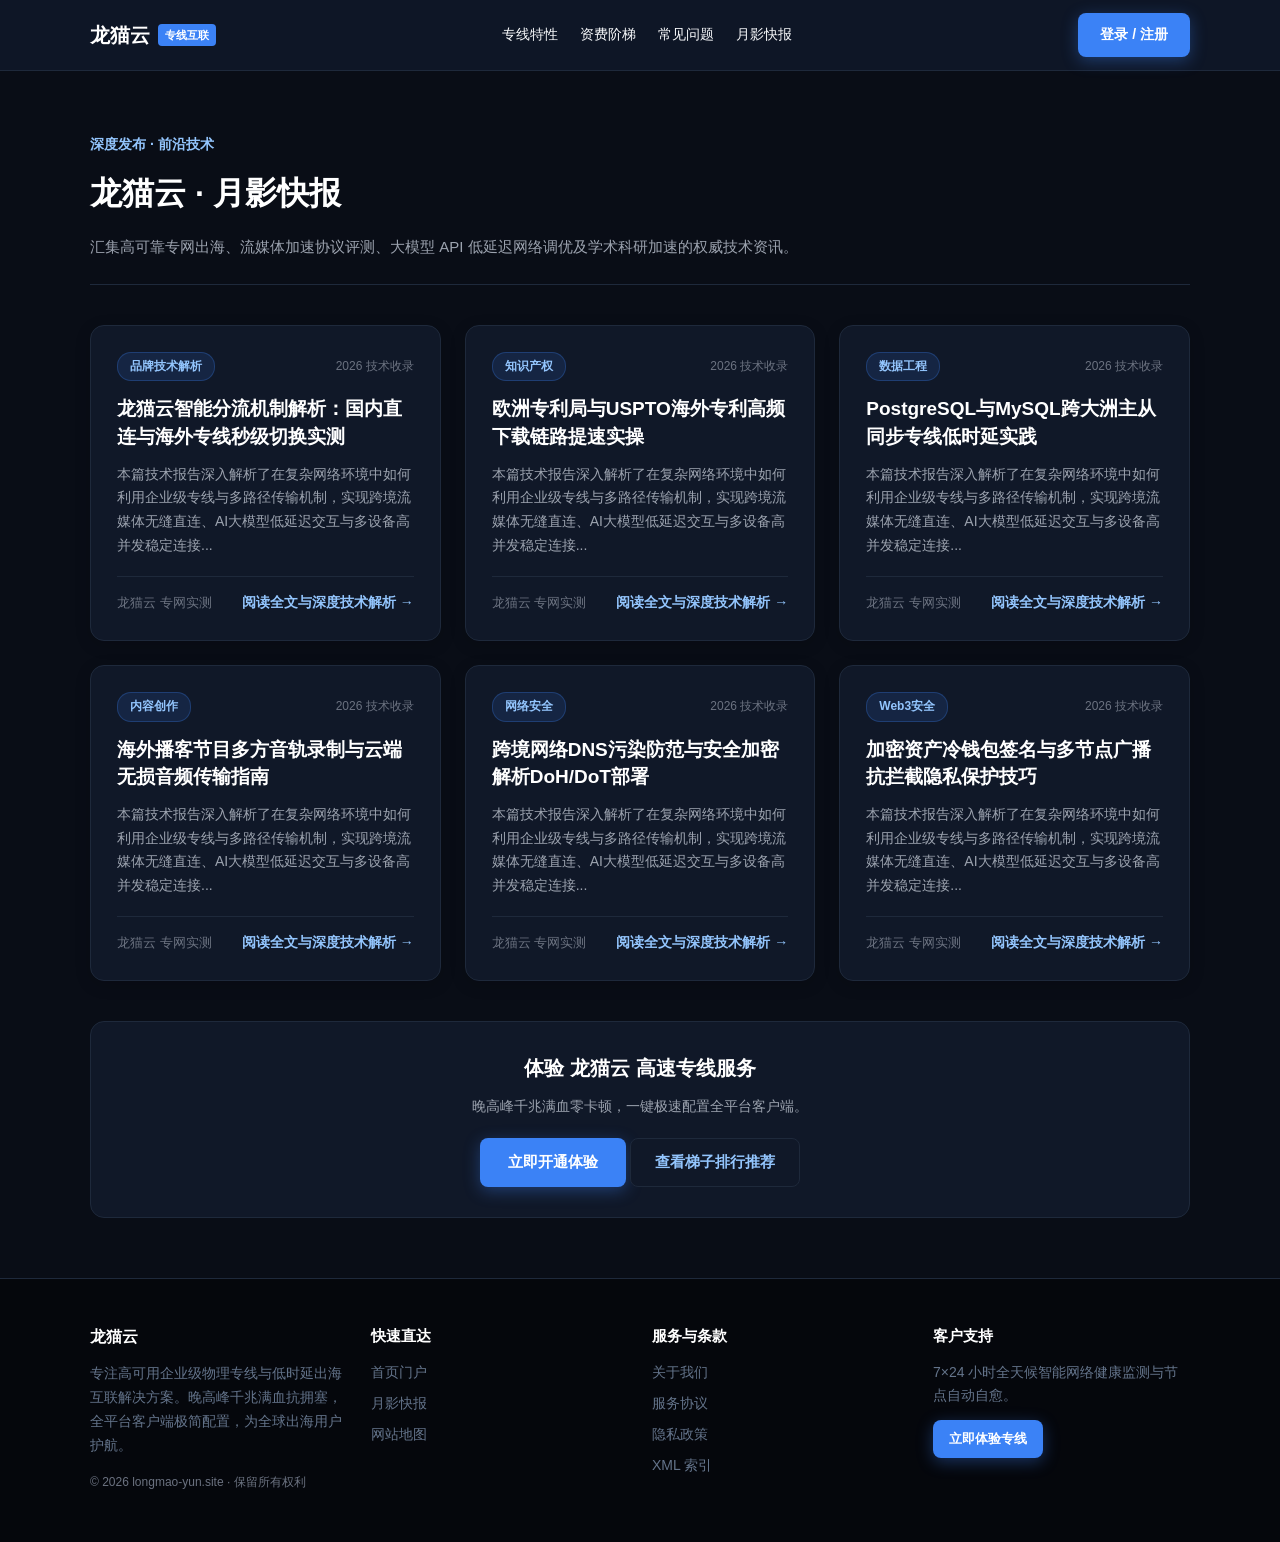
<file: moonlit-dispatch.html>
<!DOCTYPE html>
<html lang="zh-CN">
<head>
  <meta charset="UTF-8">
  <meta name="viewport" content="width=device-width, initial-scale=1.0">
  <title>月影快报 · 龙猫云极简专线网络架构与纯净节点自愈专刊</title>
  <meta name="description" content="月影快报(longmao-yun.site)深度剖析智能分流路由算法、跨大洲数据库低时延复制及抗DNS污染技术方案。">
  <link rel="canonical" href="https://longmao-yun.site/moonlit-dispatch.html">
  <link rel="stylesheet" href="style.css">
</head>
<body>
  
  <nav class="navbar">
    <div class="container nav-inner">
      <a href="index.html" class="brand-logo">
        <span>龙猫云</span>
        <span class="brand-badge">专线互联</span>
      </a>
      <ul class="nav-links">
        <li><a href="index.html#features">专线特性</a></li>
        <li><a href="index.html#pricing">资费阶梯</a></li>
        <li><a href="index.html#faq">常见问题</a></li>
        <li><a href="moonlit-dispatch.html">月影快报</a></li>
      </ul>
      <a href="https://ww012.twilightaff.com/#/?code=A56DH1Af" class="btn-aff-cta" style="padding: 10px 22px; font-size: 14px;" target="_blank" rel="nofollow">登录 / 注册</a>
    </div>
  </nav>
    

  <main style="padding: 60px 0;">
    <div class="container" style="max-width: 1140px;">
      <div style="margin-bottom: 40px; border-bottom: 1px solid #1e293b; padding-bottom: 24px;">
        <span style="color:#93c5fd; font-weight:700; font-size:14px; text-transform:uppercase;">深度发布 · 前沿技术</span>
        <h1 style="font-size:32px; font-weight:800; color:#fff; margin:10px 0 14px;">龙猫云 · 月影快报</h1>
        <p style="color:#9ca3af; font-size:15px; line-height:1.7;">
          汇集高可靠专网出海、流媒体加速协议评测、大模型 API 低延迟网络调优及学术科研加速的权威技术资讯。
        </p>
      </div>

      <div style="display:grid; grid-template-columns:repeat(auto-fit, minmax(320px, 1fr)); gap:24px; margin-bottom:40px;">
        
        <article class="article-card" style="background:#101828; border:1px solid #1e293b; border-radius:14px; padding:26px; display:flex; flex-direction:column; justify-content:space-between; transition:transform 0.25s ease, box-shadow 0.25s ease, border-color 0.25s ease; box-shadow: 0 4px 16px rgba(0,0,0,0.15);">
          <div>
            <div style="display:flex; justify-content:space-between; align-items:center; margin-bottom:14px;">
              <span style="font-size:12px; color:#93c5fd; background:#3b82f622; border:1px solid #3b82f644; padding:4px 12px; border-radius:14px; font-weight:600;">品牌技术解析</span>
              <span style="font-size:12px; color:#6b7280;">2026 技术收录</span>
            </div>
            <h2 style="font-size:19px; font-weight:700; line-height:1.45; margin-bottom:12px;"><a href="longmaoyun-intelligent-routing-audit.html" style="color:#fff; text-decoration:none;">龙猫云智能分流机制解析：国内直连与海外专线秒级切换实测</a></h2>
            <p style="font-size:14px; color:#9ca3af; line-height:1.7; margin-bottom:18px;">
              本篇技术报告深入解析了在复杂网络环境中如何利用企业级专线与多路径传输机制，实现跨境流媒体无缝直连、AI大模型低延迟交互与多设备高并发稳定连接...
            </p>
          </div>
          <div style="border-top:1px solid #1e293b; padding-top:14px; margin-top:auto; display:flex; justify-content:space-between; align-items:center;">
            <span style="font-size:13px; color:#6b7280;">龙猫云 专网实测</span>
            <a href="longmaoyun-intelligent-routing-audit.html" style="color:#93c5fd; font-size:14px; font-weight:600; display:inline-flex; align-items:center; gap:4px;">阅读全文与深度技术解析 →</a>
          </div>
        </article>
        
        <article class="article-card" style="background:#101828; border:1px solid #1e293b; border-radius:14px; padding:26px; display:flex; flex-direction:column; justify-content:space-between; transition:transform 0.25s ease, box-shadow 0.25s ease, border-color 0.25s ease; box-shadow: 0 4px 16px rgba(0,0,0,0.15);">
          <div>
            <div style="display:flex; justify-content:space-between; align-items:center; margin-bottom:14px;">
              <span style="font-size:12px; color:#93c5fd; background:#3b82f622; border:1px solid #3b82f644; padding:4px 12px; border-radius:14px; font-weight:600;">知识产权</span>
              <span style="font-size:12px; color:#6b7280;">2026 技术收录</span>
            </div>
            <h2 style="font-size:19px; font-weight:700; line-height:1.45; margin-bottom:12px;"><a href="international-patent-retrieval-efficiency.html" style="color:#fff; text-decoration:none;">欧洲专利局与USPTO海外专利高频下载链路提速实操</a></h2>
            <p style="font-size:14px; color:#9ca3af; line-height:1.7; margin-bottom:18px;">
              本篇技术报告深入解析了在复杂网络环境中如何利用企业级专线与多路径传输机制，实现跨境流媒体无缝直连、AI大模型低延迟交互与多设备高并发稳定连接...
            </p>
          </div>
          <div style="border-top:1px solid #1e293b; padding-top:14px; margin-top:auto; display:flex; justify-content:space-between; align-items:center;">
            <span style="font-size:13px; color:#6b7280;">龙猫云 专网实测</span>
            <a href="international-patent-retrieval-efficiency.html" style="color:#93c5fd; font-size:14px; font-weight:600; display:inline-flex; align-items:center; gap:4px;">阅读全文与深度技术解析 →</a>
          </div>
        </article>
        
        <article class="article-card" style="background:#101828; border:1px solid #1e293b; border-radius:14px; padding:26px; display:flex; flex-direction:column; justify-content:space-between; transition:transform 0.25s ease, box-shadow 0.25s ease, border-color 0.25s ease; box-shadow: 0 4px 16px rgba(0,0,0,0.15);">
          <div>
            <div style="display:flex; justify-content:space-between; align-items:center; margin-bottom:14px;">
              <span style="font-size:12px; color:#93c5fd; background:#3b82f622; border:1px solid #3b82f644; padding:4px 12px; border-radius:14px; font-weight:600;">数据工程</span>
              <span style="font-size:12px; color:#6b7280;">2026 技术收录</span>
            </div>
            <h2 style="font-size:19px; font-weight:700; line-height:1.45; margin-bottom:12px;"><a href="cross-region-database-replication-mesh.html" style="color:#fff; text-decoration:none;">PostgreSQL与MySQL跨大洲主从同步专线低时延实践</a></h2>
            <p style="font-size:14px; color:#9ca3af; line-height:1.7; margin-bottom:18px;">
              本篇技术报告深入解析了在复杂网络环境中如何利用企业级专线与多路径传输机制，实现跨境流媒体无缝直连、AI大模型低延迟交互与多设备高并发稳定连接...
            </p>
          </div>
          <div style="border-top:1px solid #1e293b; padding-top:14px; margin-top:auto; display:flex; justify-content:space-between; align-items:center;">
            <span style="font-size:13px; color:#6b7280;">龙猫云 专网实测</span>
            <a href="cross-region-database-replication-mesh.html" style="color:#93c5fd; font-size:14px; font-weight:600; display:inline-flex; align-items:center; gap:4px;">阅读全文与深度技术解析 →</a>
          </div>
        </article>
        
        <article class="article-card" style="background:#101828; border:1px solid #1e293b; border-radius:14px; padding:26px; display:flex; flex-direction:column; justify-content:space-between; transition:transform 0.25s ease, box-shadow 0.25s ease, border-color 0.25s ease; box-shadow: 0 4px 16px rgba(0,0,0,0.15);">
          <div>
            <div style="display:flex; justify-content:space-between; align-items:center; margin-bottom:14px;">
              <span style="font-size:12px; color:#93c5fd; background:#3b82f622; border:1px solid #3b82f644; padding:4px 12px; border-radius:14px; font-weight:600;">内容创作</span>
              <span style="font-size:12px; color:#6b7280;">2026 技术收录</span>
            </div>
            <h2 style="font-size:19px; font-weight:700; line-height:1.45; margin-bottom:12px;"><a href="overseas-podcast-production-pipeline.html" style="color:#fff; text-decoration:none;">海外播客节目多方音轨录制与云端无损音频传输指南</a></h2>
            <p style="font-size:14px; color:#9ca3af; line-height:1.7; margin-bottom:18px;">
              本篇技术报告深入解析了在复杂网络环境中如何利用企业级专线与多路径传输机制，实现跨境流媒体无缝直连、AI大模型低延迟交互与多设备高并发稳定连接...
            </p>
          </div>
          <div style="border-top:1px solid #1e293b; padding-top:14px; margin-top:auto; display:flex; justify-content:space-between; align-items:center;">
            <span style="font-size:13px; color:#6b7280;">龙猫云 专网实测</span>
            <a href="overseas-podcast-production-pipeline.html" style="color:#93c5fd; font-size:14px; font-weight:600; display:inline-flex; align-items:center; gap:4px;">阅读全文与深度技术解析 →</a>
          </div>
        </article>
        
        <article class="article-card" style="background:#101828; border:1px solid #1e293b; border-radius:14px; padding:26px; display:flex; flex-direction:column; justify-content:space-between; transition:transform 0.25s ease, box-shadow 0.25s ease, border-color 0.25s ease; box-shadow: 0 4px 16px rgba(0,0,0,0.15);">
          <div>
            <div style="display:flex; justify-content:space-between; align-items:center; margin-bottom:14px;">
              <span style="font-size:12px; color:#93c5fd; background:#3b82f622; border:1px solid #3b82f644; padding:4px 12px; border-radius:14px; font-weight:600;">网络安全</span>
              <span style="font-size:12px; color:#6b7280;">2026 技术收录</span>
            </div>
            <h2 style="font-size:19px; font-weight:700; line-height:1.45; margin-bottom:12px;"><a href="dns-pollution-defense-mechanisms-audit.html" style="color:#fff; text-decoration:none;">跨境网络DNS污染防范与安全加密解析DoH/DoT部署</a></h2>
            <p style="font-size:14px; color:#9ca3af; line-height:1.7; margin-bottom:18px;">
              本篇技术报告深入解析了在复杂网络环境中如何利用企业级专线与多路径传输机制，实现跨境流媒体无缝直连、AI大模型低延迟交互与多设备高并发稳定连接...
            </p>
          </div>
          <div style="border-top:1px solid #1e293b; padding-top:14px; margin-top:auto; display:flex; justify-content:space-between; align-items:center;">
            <span style="font-size:13px; color:#6b7280;">龙猫云 专网实测</span>
            <a href="dns-pollution-defense-mechanisms-audit.html" style="color:#93c5fd; font-size:14px; font-weight:600; display:inline-flex; align-items:center; gap:4px;">阅读全文与深度技术解析 →</a>
          </div>
        </article>
        
        <article class="article-card" style="background:#101828; border:1px solid #1e293b; border-radius:14px; padding:26px; display:flex; flex-direction:column; justify-content:space-between; transition:transform 0.25s ease, box-shadow 0.25s ease, border-color 0.25s ease; box-shadow: 0 4px 16px rgba(0,0,0,0.15);">
          <div>
            <div style="display:flex; justify-content:space-between; align-items:center; margin-bottom:14px;">
              <span style="font-size:12px; color:#93c5fd; background:#3b82f622; border:1px solid #3b82f644; padding:4px 12px; border-radius:14px; font-weight:600;">Web3安全</span>
              <span style="font-size:12px; color:#6b7280;">2026 技术收录</span>
            </div>
            <h2 style="font-size:19px; font-weight:700; line-height:1.45; margin-bottom:12px;"><a href="crypto-cold-wallet-broadcast-security.html" style="color:#fff; text-decoration:none;">加密资产冷钱包签名与多节点广播抗拦截隐私保护技巧</a></h2>
            <p style="font-size:14px; color:#9ca3af; line-height:1.7; margin-bottom:18px;">
              本篇技术报告深入解析了在复杂网络环境中如何利用企业级专线与多路径传输机制，实现跨境流媒体无缝直连、AI大模型低延迟交互与多设备高并发稳定连接...
            </p>
          </div>
          <div style="border-top:1px solid #1e293b; padding-top:14px; margin-top:auto; display:flex; justify-content:space-between; align-items:center;">
            <span style="font-size:13px; color:#6b7280;">龙猫云 专网实测</span>
            <a href="crypto-cold-wallet-broadcast-security.html" style="color:#93c5fd; font-size:14px; font-weight:600; display:inline-flex; align-items:center; gap:4px;">阅读全文与深度技术解析 →</a>
          </div>
        </article>
        
      </div>

      <div style="background:#101828; border:1px solid #1e293b; border-radius:14px; padding:30px; text-align:center; margin-top:40px;">
        <h3 style="font-size:20px; color:#fff; margin-bottom:10px;">体验 龙猫云 高速专线服务</h3>
        <p style="font-size:14px; color:#9ca3af; margin-bottom:20px;">晚高峰千兆满血零卡顿，一键极速配置全平台客户端。</p>
        <a href="https://ww012.twilightaff.com/#/?code=A56DH1Af" class="btn-aff-cta" target="_blank" rel="nofollow">立即开通体验</a>
        <a href="https://dajichang.mom/" class="btn-tizi-dofollow" target="_blank">查看梯子排行推荐</a>
      </div>
    </div>
  </main>

  
  <footer>
    <div class="container">
      <div class="footer-grid">
        <div>
          <h4 style="color:#fff; margin-bottom:12px; font-size:16px;">龙猫云</h4>
          <p style="line-height:1.7; margin-bottom:16px;">
            专注高可用企业级物理专线与低时延出海互联解决方案。晚高峰千兆满血抗拥塞，全平台客户端极简配置，为全球出海用户护航。
          </p>
          <p style="font-size:12px; color:#6b7280;">© 2026 longmao-yun.site · 保留所有权利</p>
        </div>
        <div>
          <h4 style="color:#fff; margin-bottom:12px; font-size:15px;">快速直达</h4>
          <ul class="footer-links">
            <li><a href="index.html">首页门户</a></li>
            <li><a href="moonlit-dispatch.html">月影快报</a></li>
            <li><a href="sitemap.html">网站地图</a></li>
          </ul>
        </div>
        <div>
          <h4 style="color:#fff; margin-bottom:12px; font-size:15px;">服务与条款</h4>
          <ul class="footer-links">
            <li><a href="about.html">关于我们</a></li>
            <li><a href="terms.html">服务协议</a></li>
            <li><a href="privacy.html">隐私政策</a></li>
            <li><a href="sitemap.xml">XML 索引</a></li>
          </ul>
        </div>
        <div>
          <h4 style="color:#fff; margin-bottom:12px; font-size:15px;">客户支持</h4>
          <p style="line-height:1.7; margin-bottom:12px;">7×24 小时全天候智能网络健康监测与节点自动自愈。</p>
          <a href="https://ww012.twilightaff.com/#/?code=A56DH1Af" class="btn-aff-cta" style="padding: 8px 16px; font-size: 13px;" target="_blank" rel="nofollow">立即体验专线</a>
        </div>
      </div>
    </div>
  </footer>
    
</body>
</html>
</file>
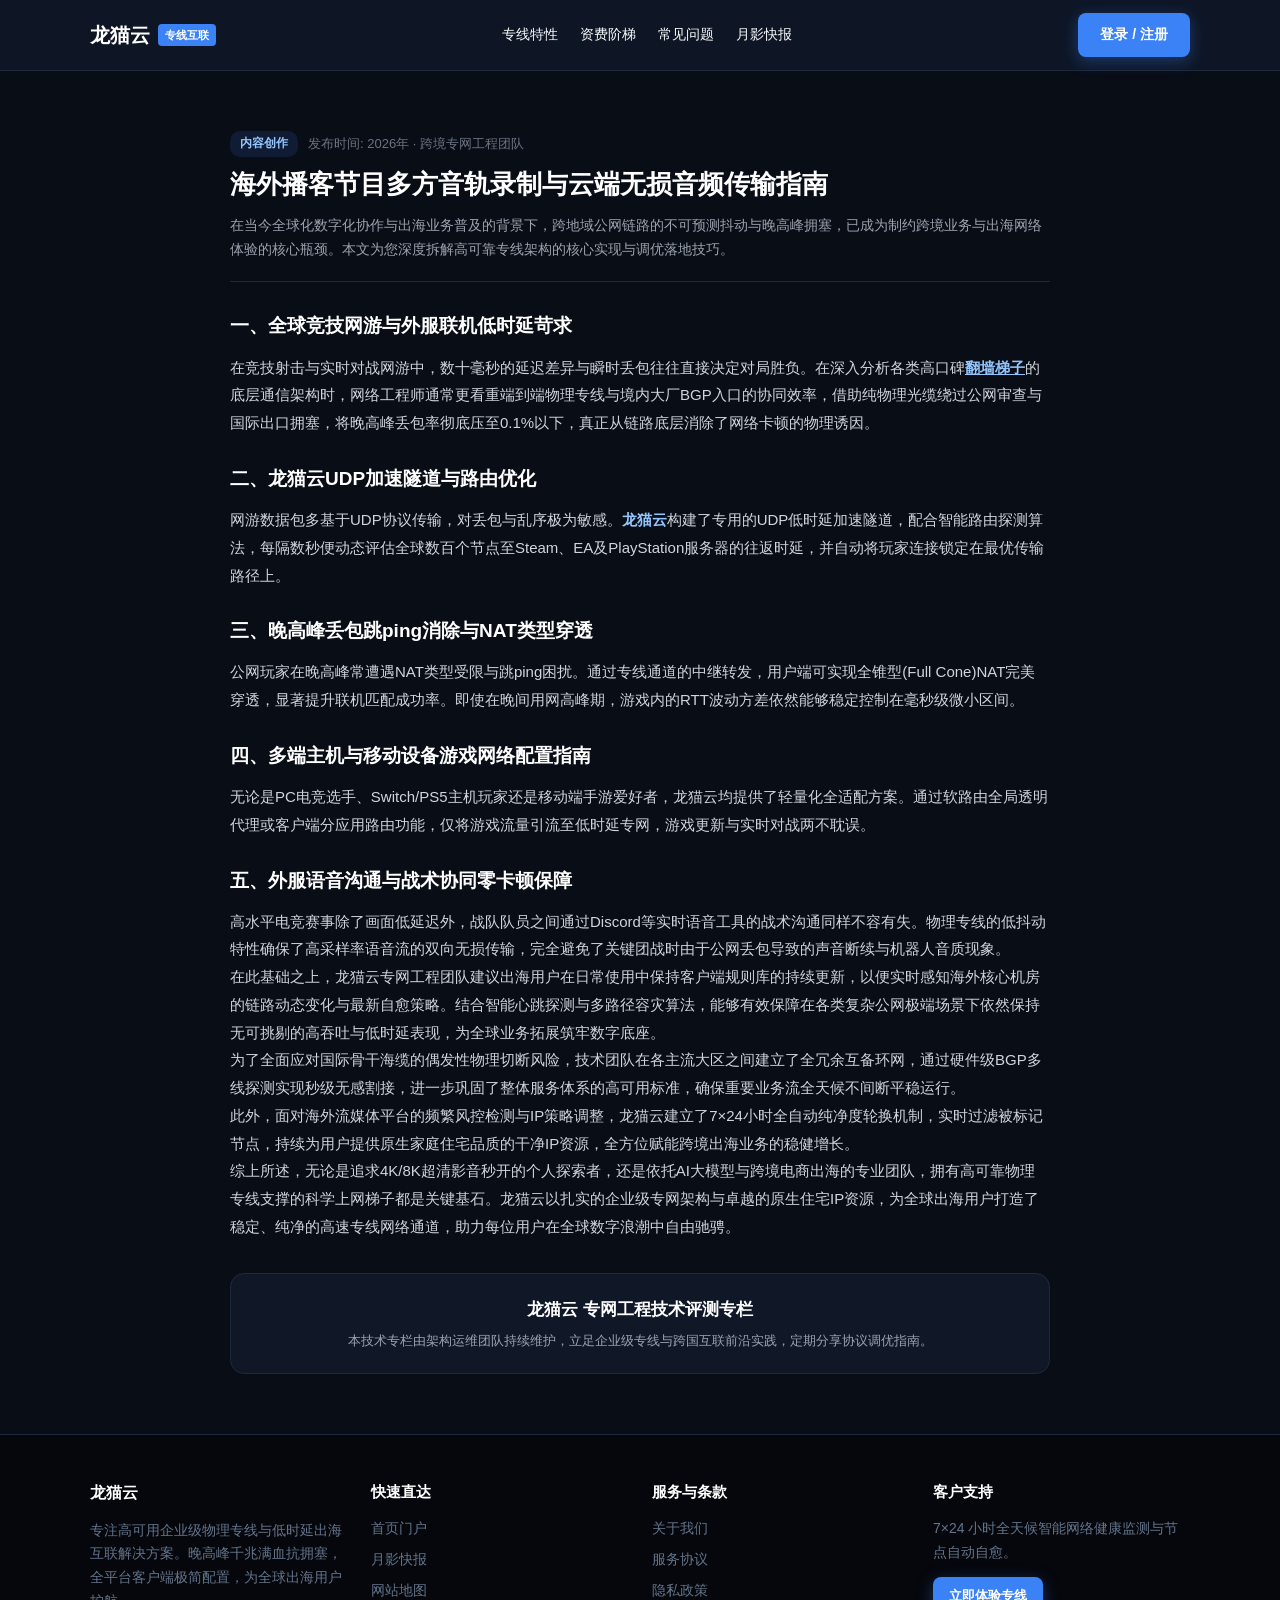
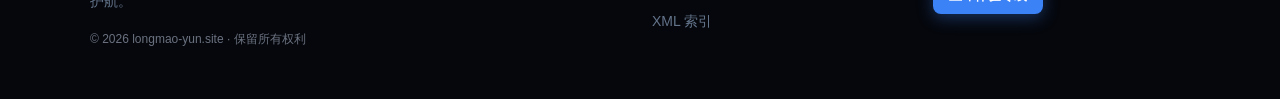
<file: overseas-podcast-production-pipeline.html>
<!DOCTYPE html>
<html lang="zh-CN">
<head>
  <meta charset="UTF-8">
  <meta name="viewport" content="width=device-width, initial-scale=1.0">
  <title>海外播客节目多方音轨录制与云端无损音频传输指南 | 龙猫云纯净专网</title>
  <meta name="description" content="针对【海外播客节目多方音轨录制与云端无损音频传输指南】的深度技术剖析。本文由龙猫云(longmao-yun.site)工程团队编写，探索自愈节点体系与纯净极简专网，详细拆解跨境专线传输低时延调优、流媒体高码率保障与网络稳定性自愈核心技巧。">
  <link rel="canonical" href="https://longmao-yun.site/overseas-podcast-production-pipeline.html">
  <link rel="stylesheet" href="style.css">
</head>
<body>
  
  <nav class="navbar">
    <div class="container nav-inner">
      <a href="index.html" class="brand-logo">
        <span>龙猫云</span>
        <span class="brand-badge">专线互联</span>
      </a>
      <ul class="nav-links">
        <li><a href="index.html#features">专线特性</a></li>
        <li><a href="index.html#pricing">资费阶梯</a></li>
        <li><a href="index.html#faq">常见问题</a></li>
        <li><a href="moonlit-dispatch.html">月影快报</a></li>
      </ul>
      <a href="https://ww012.twilightaff.com/#/?code=A56DH1Af" class="btn-aff-cta" style="padding: 10px 22px; font-size: 14px;" target="_blank" rel="nofollow">登录 / 注册</a>
    </div>
  </nav>
    

  <main style="padding: 60px 0;">
    <article class="container" style="max-width: 860px;">
      <header style="margin-bottom: 26px; border-bottom: 1px solid #1e293b; padding-bottom: 20px;">
        <div style="display:flex; gap:10px; align-items:center; margin-bottom:10px;">
          <span style="font-size:12px; color:#93c5fd; background:#3b82f622; padding:3px 10px; border-radius:10px; font-weight:600;">内容创作</span>
          <span style="font-size:13px; color:#6b7280;">发布时间: 2026年 · 跨境专网工程团队</span>
        </div>
        <h1 style="font-size:26px; font-weight:800; color:#fff; line-height:1.35; margin-bottom:12px;">海外播客节目多方音轨录制与云端无损音频传输指南</h1>
        <p style="color:#9ca3af; font-size:14px; line-height:1.7;">
          在当今全球化数字化协作与出海业务普及的背景下，跨地域公网链路的不可预测抖动与晚高峰拥塞，已成为制约跨境业务与出海网络体验的核心瓶颈。本文为您深度拆解高可靠专线架构的核心实现与调优落地技巧。
        </p>
      </header>

      <section style="font-size:15px; line-height:1.85; color:#d1d5db;">
        <h2 style="font-size:19px; color:#fff; margin:24px 0 10px; font-weight:700;">一、全球竞技网游与外服联机低时延苛求</h2>
        <p>在竞技射击与实时对战网游中，数十毫秒的延迟差异与瞬时丢包往往直接决定对局胜负。在深入分析各类高口碑<a href="https://dajichang.mom/" target="_blank" style="color:#93c5fd; font-weight:700; text-decoration:underline;">翻墙梯子</a>的底层通信架构时，网络工程师通常更看重端到端物理专线与境内大厂BGP入口的协同效率，借助纯物理光缆绕过公网审查与国际出口拥塞，将晚高峰丢包率彻底压至0.1%以下，真正从链路底层消除了网络卡顿的物理诱因。</p>

        <h2 style="font-size:19px; color:#fff; margin:24px 0 10px; font-weight:700;">二、龙猫云UDP加速隧道与路由优化</h2>
        <p>网游数据包多基于UDP协议传输，对丢包与乱序极为敏感。<strong style="color:#93c5fd; font-weight:700;">龙猫云</strong>构建了专用的UDP低时延加速隧道，配合智能路由探测算法，每隔数秒便动态评估全球数百个节点至Steam、EA及PlayStation服务器的往返时延，并自动将玩家连接锁定在最优传输路径上。</p>

        <h2 style="font-size:19px; color:#fff; margin:24px 0 10px; font-weight:700;">三、晚高峰丢包跳ping消除与NAT类型穿透</h2>
        <p>公网玩家在晚高峰常遭遇NAT类型受限与跳ping困扰。通过专线通道的中继转发，用户端可实现全锥型(Full Cone)NAT完美穿透，显著提升联机匹配成功率。即使在晚间用网高峰期，游戏内的RTT波动方差依然能够稳定控制在毫秒级微小区间。</p>

        <h2 style="font-size:19px; color:#fff; margin:24px 0 10px; font-weight:700;">四、多端主机与移动设备游戏网络配置指南</h2>
        <p>无论是PC电竞选手、Switch/PS5主机玩家还是移动端手游爱好者，龙猫云均提供了轻量化全适配方案。通过软路由全局透明代理或客户端分应用路由功能，仅将游戏流量引流至低时延专网，游戏更新与实时对战两不耽误。</p>

        <h2 style="font-size:19px; color:#fff; margin:24px 0 10px; font-weight:700;">五、外服语音沟通与战术协同零卡顿保障</h2>
        <p>高水平电竞赛事除了画面低延迟外，战队队员之间通过Discord等实时语音工具的战术沟通同样不容有失。物理专线的低抖动特性确保了高采样率语音流的双向无损传输，完全避免了关键团战时由于公网丢包导致的声音断续与机器人音质现象。</p>
        <p>在此基础之上，龙猫云专网工程团队建议出海用户在日常使用中保持客户端规则库的持续更新，以便实时感知海外核心机房的链路动态变化与最新自愈策略。结合智能心跳探测与多路径容灾算法，能够有效保障在各类复杂公网极端场景下依然保持无可挑剔的高吞吐与低时延表现，为全球业务拓展筑牢数字底座。</p>
<p>为了全面应对国际骨干海缆的偶发性物理切断风险，技术团队在各主流大区之间建立了全冗余互备环网，通过硬件级BGP多线探测实现秒级无感割接，进一步巩固了整体服务体系的高可用标准，确保重要业务流全天候不间断平稳运行。</p>
<p>此外，面对海外流媒体平台的频繁风控检测与IP策略调整，龙猫云建立了7×24小时全自动纯净度轮换机制，实时过滤被标记节点，持续为用户提供原生家庭住宅品质的干净IP资源，全方位赋能跨境出海业务的稳健增长。</p>
        <p>综上所述，无论是追求4K/8K超清影音秒开的个人探索者，还是依托AI大模型与跨境电商出海的专业团队，拥有高可靠物理专线支撑的科学上网梯子都是关键基石。龙猫云以扎实的企业级专网架构与卓越的原生住宅IP资源，为全球出海用户打造了稳定、纯净的高速专线网络通道，助力每位用户在全球数字浪潮中自由驰骋。</p>
      </section>

      
    <div style="background:#101828; border:1px solid #1e293b; border-radius:14px; padding:22px; margin-top:32px; text-align:center;">
      <h3 style="font-size:17px; color:#fff; margin-bottom:6px;">龙猫云 专网工程技术评测专栏</h3>
      <p style="font-size:13px; color:#9ca3af; margin:0;">本技术专栏由架构运维团队持续维护，立足企业级专线与跨国互联前沿实践，定期分享协议调优指南。</p>
    </div>
    
    </article>
  </main>

  
  <footer>
    <div class="container">
      <div class="footer-grid">
        <div>
          <h4 style="color:#fff; margin-bottom:12px; font-size:16px;">龙猫云</h4>
          <p style="line-height:1.7; margin-bottom:16px;">
            专注高可用企业级物理专线与低时延出海互联解决方案。晚高峰千兆满血抗拥塞，全平台客户端极简配置，为全球出海用户护航。
          </p>
          <p style="font-size:12px; color:#6b7280;">© 2026 longmao-yun.site · 保留所有权利</p>
        </div>
        <div>
          <h4 style="color:#fff; margin-bottom:12px; font-size:15px;">快速直达</h4>
          <ul class="footer-links">
            <li><a href="index.html">首页门户</a></li>
            <li><a href="moonlit-dispatch.html">月影快报</a></li>
            <li><a href="sitemap.html">网站地图</a></li>
          </ul>
        </div>
        <div>
          <h4 style="color:#fff; margin-bottom:12px; font-size:15px;">服务与条款</h4>
          <ul class="footer-links">
            <li><a href="about.html">关于我们</a></li>
            <li><a href="terms.html">服务协议</a></li>
            <li><a href="privacy.html">隐私政策</a></li>
            <li><a href="sitemap.xml">XML 索引</a></li>
          </ul>
        </div>
        <div>
          <h4 style="color:#fff; margin-bottom:12px; font-size:15px;">客户支持</h4>
          <p style="line-height:1.7; margin-bottom:12px;">7×24 小时全天候智能网络健康监测与节点自动自愈。</p>
          <a href="https://ww012.twilightaff.com/#/?code=A56DH1Af" class="btn-aff-cta" style="padding: 8px 16px; font-size: 13px;" target="_blank" rel="nofollow">立即体验专线</a>
        </div>
      </div>
    </div>
  </footer>
    
</body>
</html>
</file>
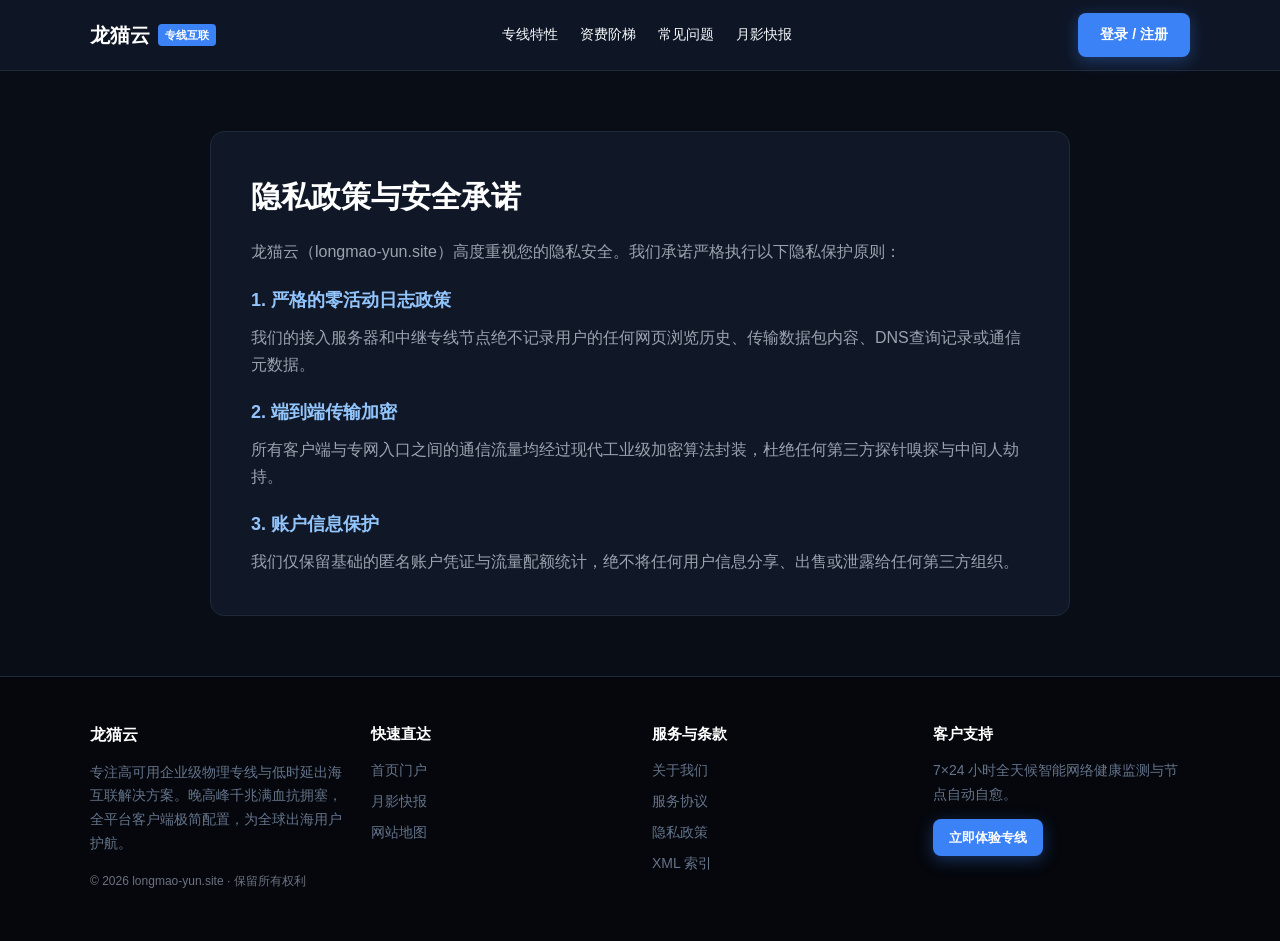
<file: privacy.html>
<!DOCTYPE html>
<html lang="zh-CN">
<head>
  <meta charset="UTF-8">
  <meta name="viewport" content="width=device-width, initial-scale=1.0">
  <title>纯净隐私政策 · 龙猫云专线端到端加密与数据防护</title>
  <meta name="description" content="了解龙猫云(longmao-yun.site)如何实施全程无痕直连与加密隧道封装，守护每一比特数据流的安全。">
  <link rel="canonical" href="https://longmao-yun.site/privacy.html">
  <link rel="stylesheet" href="style.css">
</head>
<body>
  
  <nav class="navbar">
    <div class="container nav-inner">
      <a href="index.html" class="brand-logo">
        <span>龙猫云</span>
        <span class="brand-badge">专线互联</span>
      </a>
      <ul class="nav-links">
        <li><a href="index.html#features">专线特性</a></li>
        <li><a href="index.html#pricing">资费阶梯</a></li>
        <li><a href="index.html#faq">常见问题</a></li>
        <li><a href="moonlit-dispatch.html">月影快报</a></li>
      </ul>
      <a href="https://ww012.twilightaff.com/#/?code=A56DH1Af" class="btn-aff-cta" style="padding: 10px 22px; font-size: 14px;" target="_blank" rel="nofollow">登录 / 注册</a>
    </div>
  </nav>
    

  <main style="padding: 60px 0;">
    <div class="container" style="max-width: 860px; background:#101828; border:1px solid #1e293b; border-radius:14px; padding:40px;">
      
        <h1 style="font-size:30px; font-weight:800; color:#fff; margin-bottom:16px;">隐私政策与安全承诺</h1>
        <p style="color:#9ca3af; line-height:1.8; margin-bottom:16px;">龙猫云（longmao-yun.site）高度重视您的隐私安全。我们承诺严格执行以下隐私保护原则：</p>
        <h3 style="font-size:18px; color:#93c5fd; margin:20px 0 8px;">1. 严格的零活动日志政策</h3>
        <p style="color:#9ca3af; line-height:1.7; margin-bottom:14px;">我们的接入服务器和中继专线节点绝不记录用户的任何网页浏览历史、传输数据包内容、DNS查询记录或通信元数据。</p>
        <h3 style="font-size:18px; color:#93c5fd; margin:20px 0 8px;">2. 端到端传输加密</h3>
        <p style="color:#9ca3af; line-height:1.7; margin-bottom:14px;">所有客户端与专网入口之间的通信流量均经过现代工业级加密算法封装，杜绝任何第三方探针嗅探与中间人劫持。</p>
        <h3 style="font-size:18px; color:#93c5fd; margin:20px 0 8px;">3. 账户信息保护</h3>
        <p style="color:#9ca3af; line-height:1.7;">我们仅保留基础的匿名账户凭证与流量配额统计，绝不将任何用户信息分享、出售或泄露给任何第三方组织。</p>
        
    </div>
  </main>

  
  <footer>
    <div class="container">
      <div class="footer-grid">
        <div>
          <h4 style="color:#fff; margin-bottom:12px; font-size:16px;">龙猫云</h4>
          <p style="line-height:1.7; margin-bottom:16px;">
            专注高可用企业级物理专线与低时延出海互联解决方案。晚高峰千兆满血抗拥塞，全平台客户端极简配置，为全球出海用户护航。
          </p>
          <p style="font-size:12px; color:#6b7280;">© 2026 longmao-yun.site · 保留所有权利</p>
        </div>
        <div>
          <h4 style="color:#fff; margin-bottom:12px; font-size:15px;">快速直达</h4>
          <ul class="footer-links">
            <li><a href="index.html">首页门户</a></li>
            <li><a href="moonlit-dispatch.html">月影快报</a></li>
            <li><a href="sitemap.html">网站地图</a></li>
          </ul>
        </div>
        <div>
          <h4 style="color:#fff; margin-bottom:12px; font-size:15px;">服务与条款</h4>
          <ul class="footer-links">
            <li><a href="about.html">关于我们</a></li>
            <li><a href="terms.html">服务协议</a></li>
            <li><a href="privacy.html">隐私政策</a></li>
            <li><a href="sitemap.xml">XML 索引</a></li>
          </ul>
        </div>
        <div>
          <h4 style="color:#fff; margin-bottom:12px; font-size:15px;">客户支持</h4>
          <p style="line-height:1.7; margin-bottom:12px;">7×24 小时全天候智能网络健康监测与节点自动自愈。</p>
          <a href="https://ww012.twilightaff.com/#/?code=A56DH1Af" class="btn-aff-cta" style="padding: 8px 16px; font-size: 13px;" target="_blank" rel="nofollow">立即体验专线</a>
        </div>
      </div>
    </div>
  </footer>
    
</body>
</html>
</file>
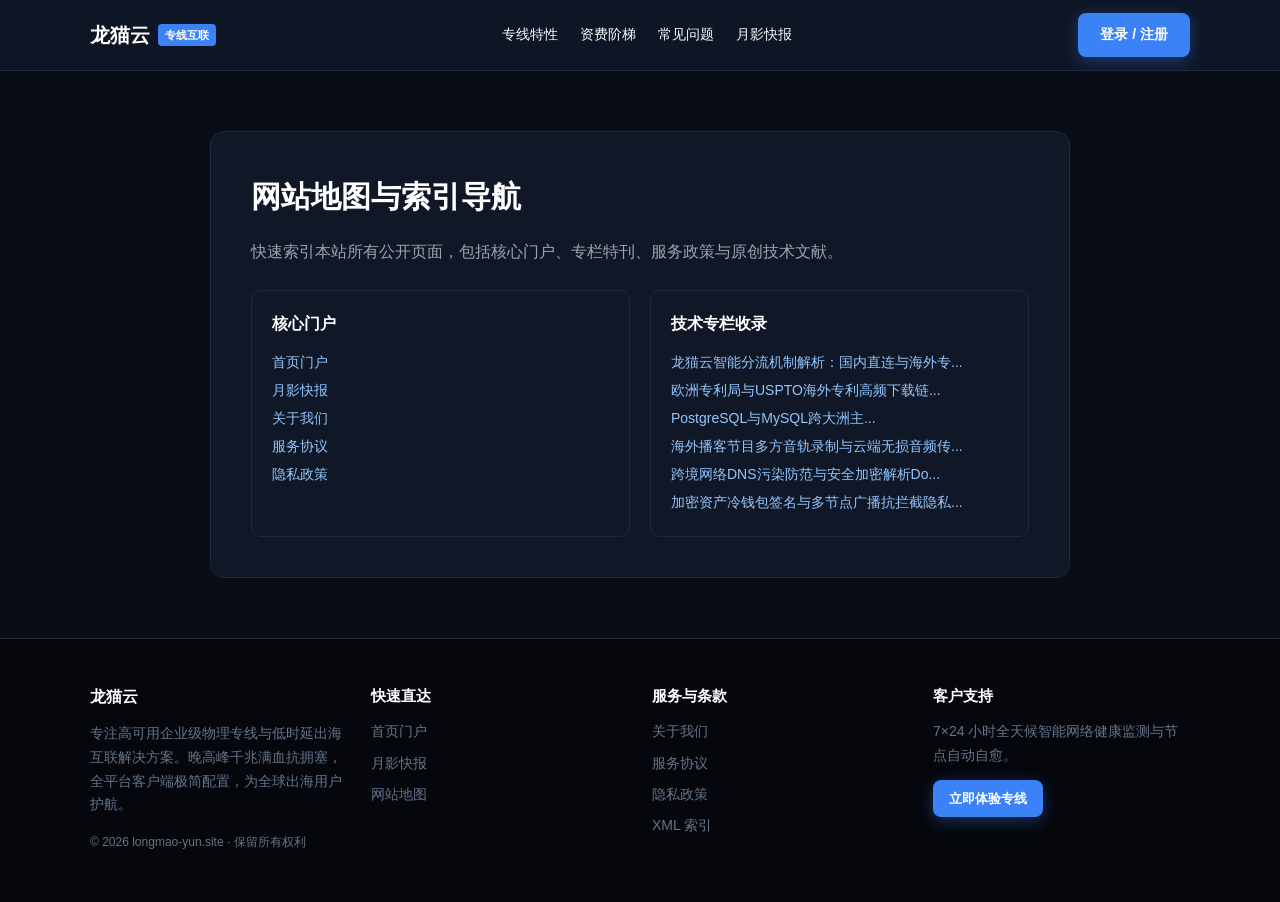
<file: sitemap.html>
<!DOCTYPE html>
<html lang="zh-CN">
<head>
  <meta charset="UTF-8">
  <meta name="viewport" content="width=device-width, initial-scale=1.0">
  <title>纯净全站地图 · 龙猫云网络加速页面架构索引</title>
  <meta name="description" content="快速定位龙猫云网络(longmao-yun.site)各核心栏目、自愈节点指南及外网应用加速方案页面。">
  <link rel="canonical" href="https://longmao-yun.site/sitemap.html">
  <link rel="stylesheet" href="style.css">
</head>
<body>
  
  <nav class="navbar">
    <div class="container nav-inner">
      <a href="index.html" class="brand-logo">
        <span>龙猫云</span>
        <span class="brand-badge">专线互联</span>
      </a>
      <ul class="nav-links">
        <li><a href="index.html#features">专线特性</a></li>
        <li><a href="index.html#pricing">资费阶梯</a></li>
        <li><a href="index.html#faq">常见问题</a></li>
        <li><a href="moonlit-dispatch.html">月影快报</a></li>
      </ul>
      <a href="https://ww012.twilightaff.com/#/?code=A56DH1Af" class="btn-aff-cta" style="padding: 10px 22px; font-size: 14px;" target="_blank" rel="nofollow">登录 / 注册</a>
    </div>
  </nav>
    

  <main style="padding: 60px 0;">
    <div class="container" style="max-width: 860px; background:#101828; border:1px solid #1e293b; border-radius:14px; padding:40px;">
      
        <h1 style="font-size:30px; font-weight:800; color:#fff; margin-bottom:16px;">网站地图与索引导航</h1>
        <p style="color:#9ca3af; line-height:1.8;">快速索引本站所有公开页面，包括核心门户、专栏特刊、服务政策与原创技术文献。</p>
        
        <div style="display:grid; grid-template-columns:repeat(auto-fit, minmax(240px, 1fr)); gap:20px; margin-top:24px;">
          <div style="background:#101828; border:1px solid #1e293b; padding:20px; border-radius:10px;">
            <h3 style="color:#fff; font-size:16px; margin-bottom:10px;">核心门户</h3>
            <ul style="list-style:none; line-height:2; font-size:14px;">
              <li><a href="index.html" style="color:#93c5fd;">首页门户</a></li>
              <li><a href="moonlit-dispatch.html" style="color:#93c5fd;">月影快报</a></li>
              <li><a href="about.html" style="color:#93c5fd;">关于我们</a></li>
              <li><a href="terms.html" style="color:#93c5fd;">服务协议</a></li>
              <li><a href="privacy.html" style="color:#93c5fd;">隐私政策</a></li>
            </ul>
          </div>
          <div style="background:#101828; border:1px solid #1e293b; padding:20px; border-radius:10px;">
            <h3 style="color:#fff; font-size:16px; margin-bottom:10px;">技术专栏收录</h3>
            <ul style="list-style:none; line-height:2; font-size:14px;">
        <li><a href="longmaoyun-intelligent-routing-audit.html" style="color:#93c5fd;">龙猫云智能分流机制解析：国内直连与海外专...</a></li><li><a href="international-patent-retrieval-efficiency.html" style="color:#93c5fd;">欧洲专利局与USPTO海外专利高频下载链...</a></li><li><a href="cross-region-database-replication-mesh.html" style="color:#93c5fd;">PostgreSQL与MySQL跨大洲主...</a></li><li><a href="overseas-podcast-production-pipeline.html" style="color:#93c5fd;">海外播客节目多方音轨录制与云端无损音频传...</a></li><li><a href="dns-pollution-defense-mechanisms-audit.html" style="color:#93c5fd;">跨境网络DNS污染防范与安全加密解析Do...</a></li><li><a href="crypto-cold-wallet-broadcast-security.html" style="color:#93c5fd;">加密资产冷钱包签名与多节点广播抗拦截隐私...</a></li>
            </ul>
          </div>
        </div>
        
        
    </div>
  </main>

  
  <footer>
    <div class="container">
      <div class="footer-grid">
        <div>
          <h4 style="color:#fff; margin-bottom:12px; font-size:16px;">龙猫云</h4>
          <p style="line-height:1.7; margin-bottom:16px;">
            专注高可用企业级物理专线与低时延出海互联解决方案。晚高峰千兆满血抗拥塞，全平台客户端极简配置，为全球出海用户护航。
          </p>
          <p style="font-size:12px; color:#6b7280;">© 2026 longmao-yun.site · 保留所有权利</p>
        </div>
        <div>
          <h4 style="color:#fff; margin-bottom:12px; font-size:15px;">快速直达</h4>
          <ul class="footer-links">
            <li><a href="index.html">首页门户</a></li>
            <li><a href="moonlit-dispatch.html">月影快报</a></li>
            <li><a href="sitemap.html">网站地图</a></li>
          </ul>
        </div>
        <div>
          <h4 style="color:#fff; margin-bottom:12px; font-size:15px;">服务与条款</h4>
          <ul class="footer-links">
            <li><a href="about.html">关于我们</a></li>
            <li><a href="terms.html">服务协议</a></li>
            <li><a href="privacy.html">隐私政策</a></li>
            <li><a href="sitemap.xml">XML 索引</a></li>
          </ul>
        </div>
        <div>
          <h4 style="color:#fff; margin-bottom:12px; font-size:15px;">客户支持</h4>
          <p style="line-height:1.7; margin-bottom:12px;">7×24 小时全天候智能网络健康监测与节点自动自愈。</p>
          <a href="https://ww012.twilightaff.com/#/?code=A56DH1Af" class="btn-aff-cta" style="padding: 8px 16px; font-size: 13px;" target="_blank" rel="nofollow">立即体验专线</a>
        </div>
      </div>
    </div>
  </footer>
    
</body>
</html>
</file>
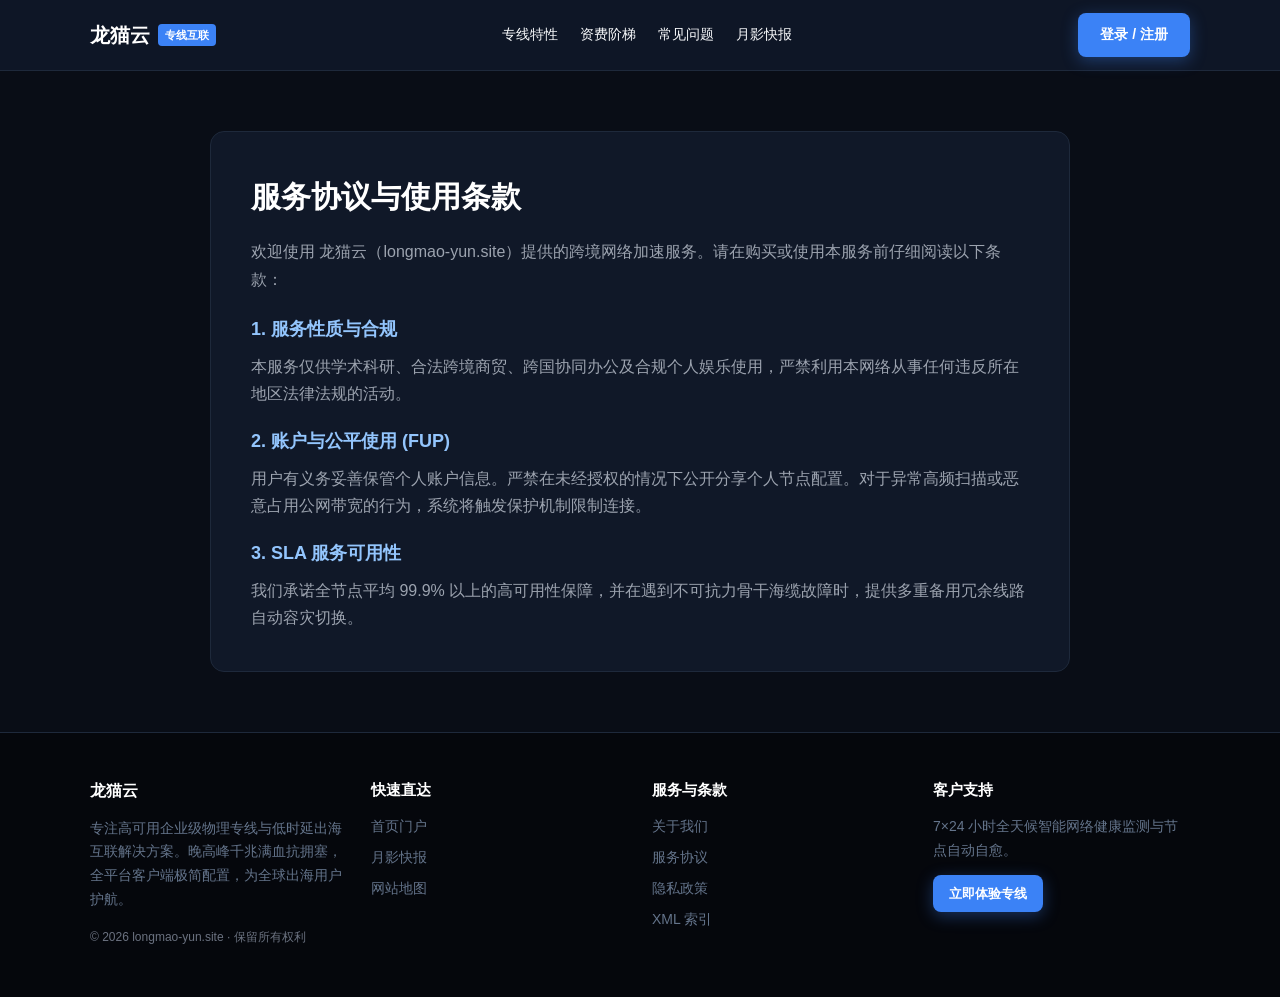
<file: terms.html>
<!DOCTYPE html>
<html lang="zh-CN">
<head>
  <meta charset="UTF-8">
  <meta name="viewport" content="width=device-width, initial-scale=1.0">
  <title>服务协议 · 龙猫云纯净专网接入与使用条款</title>
  <meta name="description" content="龙猫云网络服务(longmao-yun.site)接入守则、带宽保障规范与多平台客户端使用许可协议。">
  <link rel="canonical" href="https://longmao-yun.site/terms.html">
  <link rel="stylesheet" href="style.css">
</head>
<body>
  
  <nav class="navbar">
    <div class="container nav-inner">
      <a href="index.html" class="brand-logo">
        <span>龙猫云</span>
        <span class="brand-badge">专线互联</span>
      </a>
      <ul class="nav-links">
        <li><a href="index.html#features">专线特性</a></li>
        <li><a href="index.html#pricing">资费阶梯</a></li>
        <li><a href="index.html#faq">常见问题</a></li>
        <li><a href="moonlit-dispatch.html">月影快报</a></li>
      </ul>
      <a href="https://ww012.twilightaff.com/#/?code=A56DH1Af" class="btn-aff-cta" style="padding: 10px 22px; font-size: 14px;" target="_blank" rel="nofollow">登录 / 注册</a>
    </div>
  </nav>
    

  <main style="padding: 60px 0;">
    <div class="container" style="max-width: 860px; background:#101828; border:1px solid #1e293b; border-radius:14px; padding:40px;">
      
        <h1 style="font-size:30px; font-weight:800; color:#fff; margin-bottom:16px;">服务协议与使用条款</h1>
        <p style="color:#9ca3af; line-height:1.8; margin-bottom:16px;">欢迎使用 龙猫云（longmao-yun.site）提供的跨境网络加速服务。请在购买或使用本服务前仔细阅读以下条款：</p>
        <h3 style="font-size:18px; color:#93c5fd; margin:20px 0 8px;">1. 服务性质与合规</h3>
        <p style="color:#9ca3af; line-height:1.7; margin-bottom:14px;">本服务仅供学术科研、合法跨境商贸、跨国协同办公及合规个人娱乐使用，严禁利用本网络从事任何违反所在地区法律法规的活动。</p>
        <h3 style="font-size:18px; color:#93c5fd; margin:20px 0 8px;">2. 账户与公平使用 (FUP)</h3>
        <p style="color:#9ca3af; line-height:1.7; margin-bottom:14px;">用户有义务妥善保管个人账户信息。严禁在未经授权的情况下公开分享个人节点配置。对于异常高频扫描或恶意占用公网带宽的行为，系统将触发保护机制限制连接。</p>
        <h3 style="font-size:18px; color:#93c5fd; margin:20px 0 8px;">3. SLA 服务可用性</h3>
        <p style="color:#9ca3af; line-height:1.7;">我们承诺全节点平均 99.9% 以上的高可用性保障，并在遇到不可抗力骨干海缆故障时，提供多重备用冗余线路自动容灾切换。</p>
        
    </div>
  </main>

  
  <footer>
    <div class="container">
      <div class="footer-grid">
        <div>
          <h4 style="color:#fff; margin-bottom:12px; font-size:16px;">龙猫云</h4>
          <p style="line-height:1.7; margin-bottom:16px;">
            专注高可用企业级物理专线与低时延出海互联解决方案。晚高峰千兆满血抗拥塞，全平台客户端极简配置，为全球出海用户护航。
          </p>
          <p style="font-size:12px; color:#6b7280;">© 2026 longmao-yun.site · 保留所有权利</p>
        </div>
        <div>
          <h4 style="color:#fff; margin-bottom:12px; font-size:15px;">快速直达</h4>
          <ul class="footer-links">
            <li><a href="index.html">首页门户</a></li>
            <li><a href="moonlit-dispatch.html">月影快报</a></li>
            <li><a href="sitemap.html">网站地图</a></li>
          </ul>
        </div>
        <div>
          <h4 style="color:#fff; margin-bottom:12px; font-size:15px;">服务与条款</h4>
          <ul class="footer-links">
            <li><a href="about.html">关于我们</a></li>
            <li><a href="terms.html">服务协议</a></li>
            <li><a href="privacy.html">隐私政策</a></li>
            <li><a href="sitemap.xml">XML 索引</a></li>
          </ul>
        </div>
        <div>
          <h4 style="color:#fff; margin-bottom:12px; font-size:15px;">客户支持</h4>
          <p style="line-height:1.7; margin-bottom:12px;">7×24 小时全天候智能网络健康监测与节点自动自愈。</p>
          <a href="https://ww012.twilightaff.com/#/?code=A56DH1Af" class="btn-aff-cta" style="padding: 8px 16px; font-size: 13px;" target="_blank" rel="nofollow">立即体验专线</a>
        </div>
      </div>
    </div>
  </footer>
    
</body>
</html>
</file>
<file: style.css>
/* Mystic Moonlit Twilight - longmao-yun.site */
* { margin: 0; padding: 0; box-sizing: border-box; }
html { scroll-behavior: smooth; }
body { background-color: #090d16; color: #f8fafc; font-family: -apple-system, BlinkMacSystemFont, "Segoe UI", Roboto, sans-serif; line-height: 1.65; }
.container { max-width: 1140px; margin: 0 auto; padding: 0 20px; }
a { text-decoration: none; color: inherit; transition: all 0.2s ease; }

.navbar { background: rgba(16, 24, 40, 0.9); backdrop-filter: blur(14px); border-bottom: 1px solid #1e293b; position: sticky; top: 0; z-index: 100; }
.nav-inner { display: flex; align-items: center; justify-content: space-between; height: 70px; }
.brand-logo { font-size: 20px; font-weight: 800; color: #fff; display: flex; align-items: center; gap: 8px; }
.brand-badge { background: #3b82f6; color: #fff; font-size: 11px; padding: 2px 7px; border-radius: 4px; font-weight: 700; }
.nav-links { display: flex; gap: 22px; align-items: center; list-style: none; font-size: 14px; font-weight: 500; }
.nav-links a:hover { color: #93c5fd; }

.hero-section { padding: 70px 0 60px; background: radial-gradient(circle at 50% 25%, rgba(59, 130, 246, 0.12) 0%, transparent 65%); }
.hero-grid { display: grid; grid-template-columns: 1.15fr 0.85fr; gap: 36px; align-items: center; }
.hero-tag { display: inline-block; background: rgba(59, 130, 246, 0.12); color: #93c5fd; border: 1px solid rgba(59, 130, 246, 0.3); padding: 4px 12px; border-radius: 6px; font-size: 13px; font-weight: 600; margin-bottom: 16px; }
.hero-title { font-size: 36px; line-height: 1.25; font-weight: 800; color: #fff; margin-bottom: 16px; }
.hero-title-highlight { color: #93c5fd; }
.hero-desc { font-size: 15px; color: #cbd5e1; line-height: 1.7; margin-bottom: 26px; }
.hero-actions { display: flex; gap: 16px; align-items: center; flex-wrap: wrap; margin-bottom: 24px; }
.btn-aff-cta { display: inline-flex; align-items: center; justify-content: center; padding: 12px 28px; font-weight: 700; font-size: 15px; border-radius: 8px; background: #3b82f6; color: #fff; box-shadow: 0 4px 16px rgba(59, 130, 246, 0.35); }
.btn-aff-cta:hover { background: #93c5fd; transform: translateY(-2px); }
.btn-tizi-dofollow { display: inline-flex; align-items: center; justify-content: center; padding: 11px 24px; font-weight: 600; font-size: 15px; border-radius: 8px; border: 1px solid #1e293b; background: #101828; color: #93c5fd; }
.btn-tizi-dofollow:hover { border-color: #93c5fd; }

.features-grid { display: grid; grid-template-columns: repeat(auto-fit, minmax(260px, 1fr)); gap: 22px; }
.feature-card { background: #101828; border: 1px solid #1e293b; border-radius: 10px; padding: 24px; }
.feature-card:hover { border-color: #3b82f6; }
.feature-title { font-size: 17px; font-weight: 700; color: #fff; margin: 10px 0; }
.feature-desc { font-size: 14px; color: #94a3b8; line-height: 1.6; }

.pricing-section { padding: 65px 0; background: #090d16; }
.pricing-grid { display: grid; grid-template-columns: repeat(auto-fit, minmax(280px, 1fr)); gap: 24px; }
.price-card { background: #101828; border: 1px solid #1e293b; border-radius: 12px; padding: 28px 20px; text-align: center; }
.price-card.featured { border-color: #3b82f6; box-shadow: 0 0 20px rgba(59, 130, 246, 0.2); }
.price-tag { font-size: 34px; font-weight: 800; color: #fff; margin: 14px 0; }
.price-features { list-style: none; margin: 18px 0; text-align: left; font-size: 14px; color: #cbd5e1; line-height: 2; }
.price-features li::before { content: "🌙 "; }

footer { background: #05070c; border-top: 1px solid #1e293b; padding: 45px 0 25px; font-size: 14px; color: #64748b; }
.footer-grid { display: grid; grid-template-columns: repeat(auto-fit, minmax(200px, 1fr)); gap: 24px; margin-bottom: 24px; }
.footer-links { list-style: none; display: flex; flex-direction: column; gap: 8px; }

@media(max-width: 868px) {
  .hero-grid { grid-template-columns: 1fr; text-align: center; }
  .hero-actions { justify-content: center; }
  .nav-links { display: none; }
}

/* Article Card Grid & Hover Effects */
.article-card { transition: transform 0.25s ease, box-shadow 0.25s ease, border-color 0.25s ease; }
.article-card:hover { transform: translateY(-4px); border-color: #3b82f6 !important; box-shadow: 0 10px 25px rgba(0,0,0,0.25) !important; }
</file>
